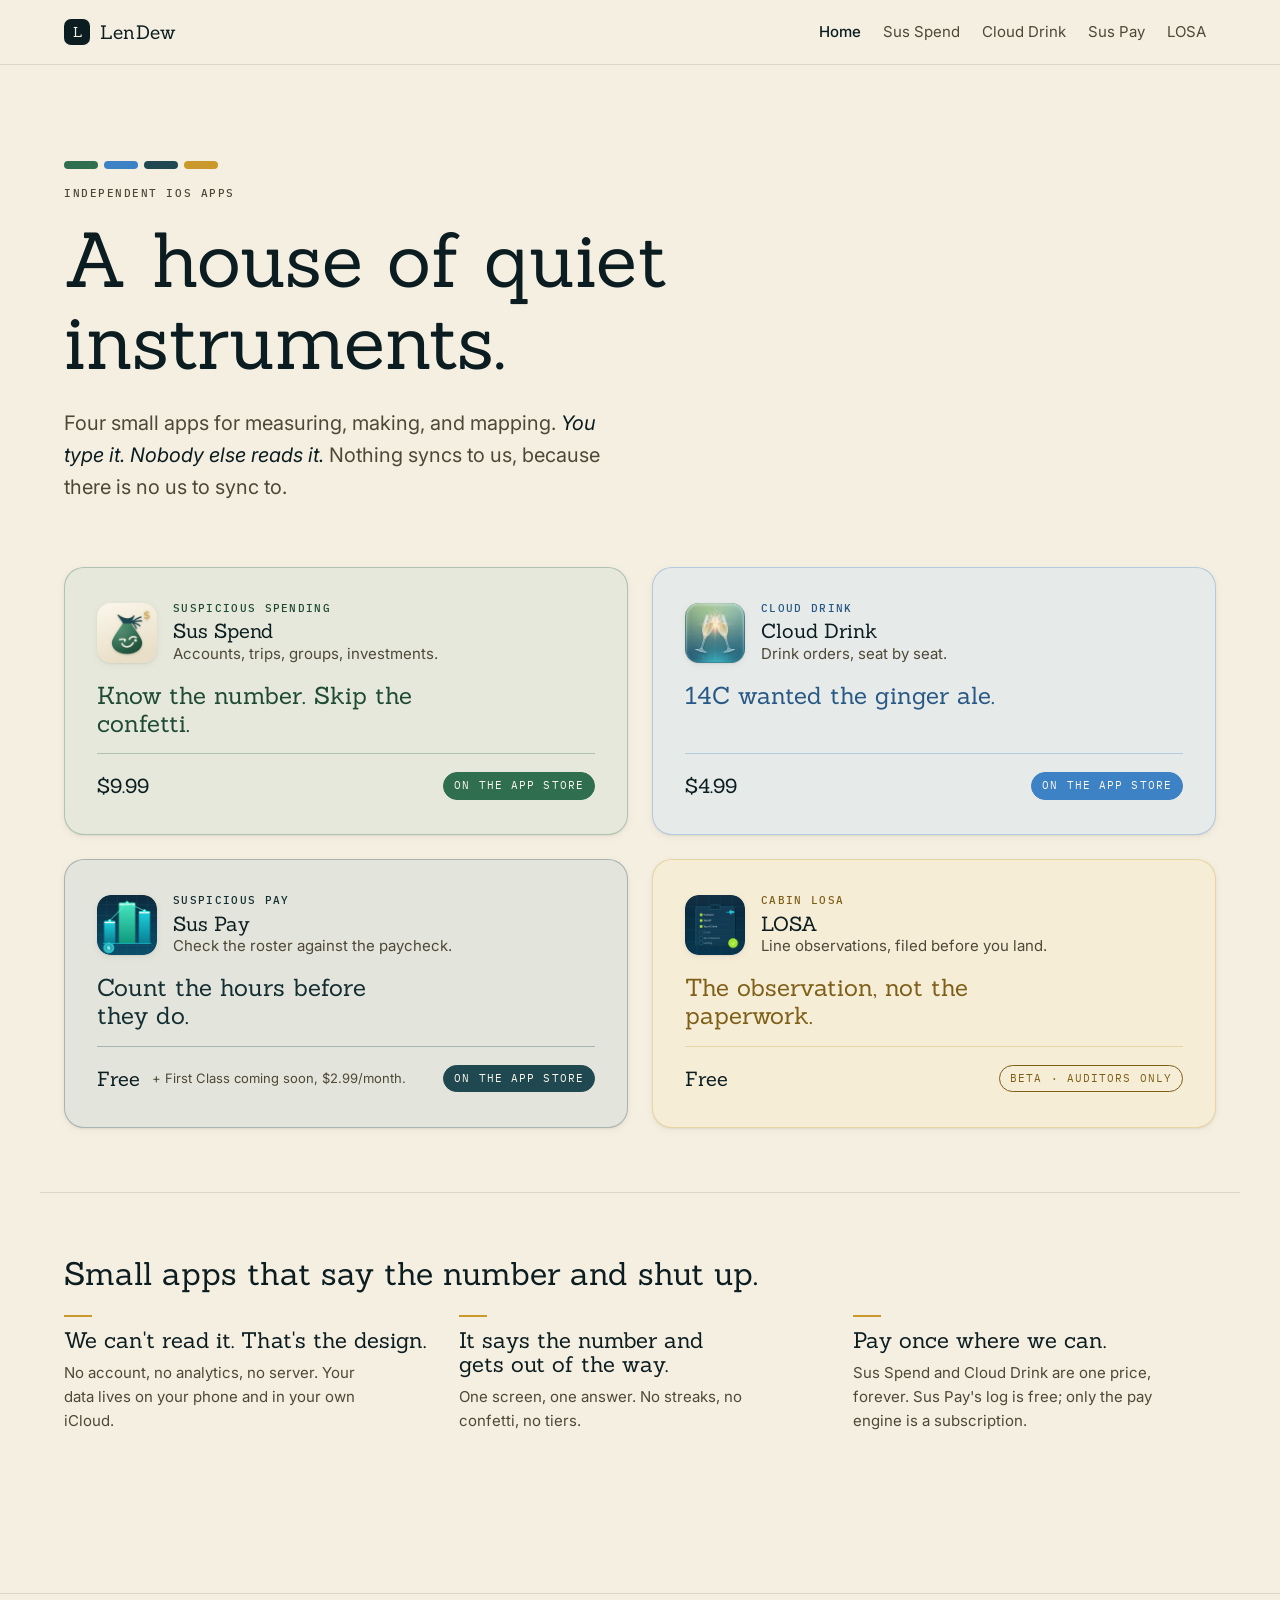
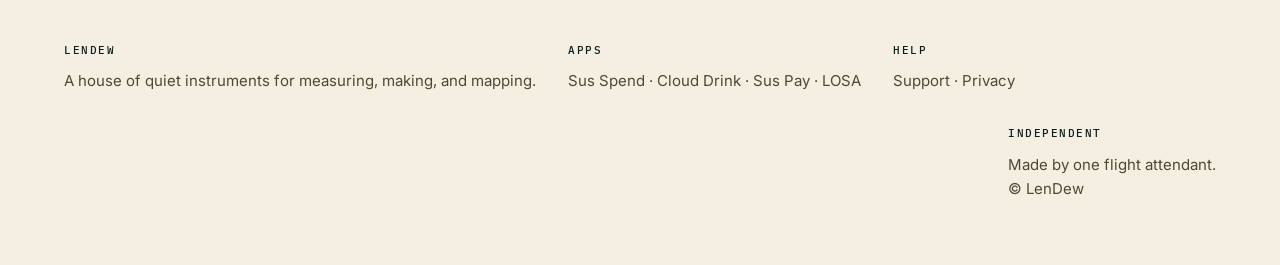
<file: index.html>
<!DOCTYPE html>
<html lang="en">
<head>
<meta charset="utf-8">
<meta name="viewport" content="width=device-width, initial-scale=1">
<title>LenDew — independent iOS apps</title>
<meta name="description" content="Sus Spend, Cloud Drink, Sus Pay and LOSA. Small iOS apps with no account, no analytics and no server.">
<link rel="canonical" href="https://lendewugh.github.io/">
<meta property="og:title" content="LenDew — independent iOS apps">
<meta property="og:description" content="Sus Spend, Cloud Drink, Sus Pay and LOSA. Small iOS apps with no account, no analytics and no server.">
<meta property="og:type" content="website">
<link rel="icon" href="assets/icons/sus-spend.png">
<link rel="preconnect" href="https://fonts.googleapis.com">
<link rel="preconnect" href="https://fonts.gstatic.com" crossorigin>
<link rel="stylesheet" href="https://fonts.googleapis.com/css2?family=Sanchez:ital@0;1&family=Inter:wght@400;500;600&family=IBM+Plex+Mono:wght@400;500&display=swap">
<link rel="stylesheet" href="assets/site.css">
</head>
<body>
<nav class="nav" aria-label="Site">
  <div class="wrap nav-in">
    <a class="brand" href="index.html"><span class="mark" aria-hidden="true">L</span><b>LenDew</b></a>
    <div class="nav-links"><a href="index.html" aria-current=page>Home</a><a href="apps/sus-spend.html">Sus Spend</a><a href="apps/cloud-drink.html">Cloud Drink</a><a href="apps/sus-pay.html">Sus Pay</a><a href="apps/losa.html">LOSA</a></div>
  </div>
</nav>
<main>

  <div class="wrap hero-home">
    <div class="swatches" aria-hidden="true"><i style="background:var(--app-sus-spend)"></i><i style="background:var(--app-cloud-drink)"></i><i style="background:var(--app-sus-pay)"></i><i style="background:var(--app-losa)"></i></div>
    <p class="eyebrow" style="color:var(--text-muted)">Independent iOS apps</p>
    <h1 style="margin-top:16px">A house of quiet instruments.</h1>
    <p class="sub">Four small apps for measuring, making, and mapping. <em>You type it. Nobody else reads it.</em> Nothing syncs to us, because there is no us to sync to.</p>
  </div>
  <div class="wrap"><div class="grid">
      <a class="card" href="apps/sus-spend.html" style="--accent:var(--app-sus-spend);--accent-txt:var(--app-sus-spend-txt)">
        <div class="card-top">
          <span class="icon"><img src="assets/icons/sus-spend.png" alt="" width="60" height="60"></span>
          <div><div class="store">Suspicious Spending</div><h2>Sus Spend</h2><div class="line">Accounts, trips, groups, investments.</div></div>
        </div>
        <p class="head">Know the number. Skip the confetti.</p>
        <div class="card-foot"><span class="price">$9.99</span><span class="status live">On the App Store</span></div>
      </a>
      <a class="card" href="apps/cloud-drink.html" style="--accent:var(--app-cloud-drink);--accent-txt:var(--app-cloud-drink-txt)">
        <div class="card-top">
          <span class="icon"><img src="assets/icons/cloud-drink.png" alt="" width="60" height="60"></span>
          <div><div class="store">Cloud Drink</div><h2>Cloud Drink</h2><div class="line">Drink orders, seat by seat.</div></div>
        </div>
        <p class="head">14C wanted the ginger ale.</p>
        <div class="card-foot"><span class="price">$4.99</span><span class="status live">On the App Store</span></div>
      </a>
      <a class="card" href="apps/sus-pay.html" style="--accent:var(--app-sus-pay);--accent-txt:var(--app-sus-pay-txt)">
        <div class="card-top">
          <span class="icon"><img src="assets/icons/sus-pay.png" alt="" width="60" height="60"></span>
          <div><div class="store">Suspicious Pay</div><h2>Sus Pay</h2><div class="line">Check the roster against the paycheck.</div></div>
        </div>
        <p class="head">Count the hours before they do.</p>
        <div class="card-foot"><span class="price">Free</span><span class="price-note">+ First Class coming soon, $2.99/month.</span><span class="status live">On the App Store</span></div>
      </a>
      <a class="card" href="apps/losa.html" style="--accent:var(--app-losa);--accent-txt:var(--app-losa-txt)">
        <div class="card-top">
          <span class="icon"><img src="assets/icons/losa.png" alt="" width="60" height="60"></span>
          <div><div class="store">Cabin LOSA</div><h2>LOSA</h2><div class="line">Line observations, filed before you land.</div></div>
        </div>
        <p class="head">The observation, not the paperwork.</p>
        <div class="card-foot"><span class="price">Free</span><span class="status ">Beta · auditors only</span></div>
      </a>
  </div></div>
  <div class="wrap sec" style="margin-top:64px">
    <h2>Small apps that say the number and shut up.</h2>
    <div class="pillars"><div class="pillar"><div class="rule"></div><h3>We can&#x27;t read it. That&#x27;s the design.</h3><p>No account, no analytics, no server. Your data lives on your phone and in your own iCloud.</p></div><div class="pillar"><div class="rule"></div><h3>It says the number and gets out of the way.</h3><p>One screen, one answer. No streaks, no confetti, no tiers.</p></div><div class="pillar"><div class="rule"></div><h3>Pay once where we can.</h3><p>Sus Spend and Cloud Drink are one price, forever. Sus Pay&#x27;s log is free; only the pay engine is a subscription.</p></div></div>
  </div>
</main>
<footer>
  <div class="wrap foot">
    <div class="col" style="min-width:220px"><b>LenDew</b><span>A house of quiet instruments for measuring, making, and mapping.</span></div>
    <div class="col"><b>Apps</b><span><a href="apps/sus-spend.html">Sus Spend</a> · <a href="apps/cloud-drink.html">Cloud Drink</a> · <a href="apps/sus-pay.html">Sus Pay</a> · <a href="apps/losa.html">LOSA</a></span></div>
    <div class="col"><b>Help</b><span><a href="support.html">Support</a> · <a href="privacy.html">Privacy</a></span></div>
    <div class="col" style="margin-left:auto"><b>Independent</b><span>Made by one flight attendant.<br>© LenDew</span></div>
  </div>
</footer>
</body>
</html>
</file>
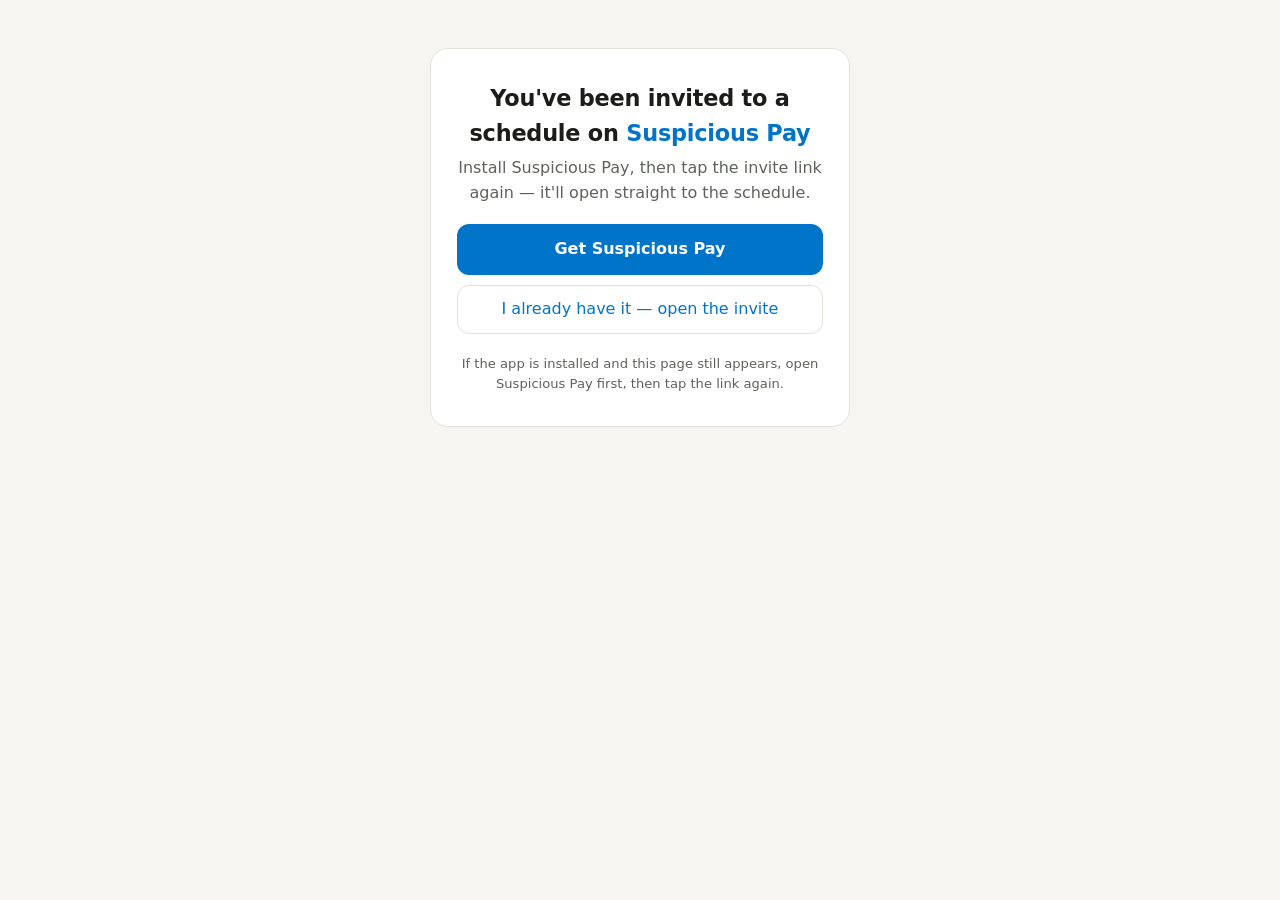
<file: paytracker/join/index.html>
<!doctype html>
<html lang="en">
<head>
<meta charset="utf-8">
<meta name="viewport" content="width=device-width, initial-scale=1">
<title>Join a schedule on Suspicious Pay</title>
<style>
  :root {
    --bg: #f6f5f1;
    --surface: #ffffff;
    --text: #1c1d1a;
    --muted: #5f625c;
    --accent: #0074c8;
    --border: #e2e1da;
  }
  @media (prefers-color-scheme: dark) {
    :root {
      --bg: #14150f;
      --surface: #1e2018;
      --text: #f1f0e9;
      --muted: #a2a69b;
      --accent: #69c0f0;
      --border: #2e3128;
    }
  }
  * { box-sizing: border-box; }
  body {
    margin: 0;
    padding: 48px 20px;
    background: var(--bg);
    color: var(--text);
    font: 16px/1.55 -apple-system, BlinkMacSystemFont, "Segoe UI", system-ui, sans-serif;
    display: flex;
    justify-content: center;
  }
  main {
    width: 100%;
    max-width: 420px;
    background: var(--surface);
    border: 1px solid var(--border);
    border-radius: 18px;
    padding: 32px 26px;
    text-align: center;
  }
  h1 { font-size: 1.4rem; margin: 0 0 6px; letter-spacing: -0.01em; }
  .app { color: var(--accent); font-weight: 600; }
  p { color: var(--muted); margin: 0 0 18px; }
  .cta {
    display: block;
    background: var(--accent);
    color: #fff;
    text-decoration: none;
    font-weight: 600;
    padding: 13px 18px;
    border-radius: 12px;
    margin-bottom: 10px;
  }
  @media (prefers-color-scheme: dark) { .cta { color: #14150f; } }
  .secondary {
    display: block;
    color: var(--accent);
    text-decoration: none;
    font-weight: 500;
    padding: 11px;
    border: 1px solid var(--border);
    border-radius: 12px;
  }
  .fine { font-size: 0.82rem; margin: 20px 0 0; }
</style>
</head>
<body>
<main>
  <h1>You've been invited to a schedule on <span class="app">Suspicious Pay</span></h1>
  <p>Install Suspicious Pay, then tap the invite link again — it'll open straight to the schedule.</p>

  <!-- TODO: replace with the real App Store URL -->
  <a class="cta" href="https://apps.apple.com/app/id6763399577">Get Suspicious Pay</a>
  <a class="secondary" id="retry" href="#">I already have it — open the invite</a>

  <p class="fine">If the app is installed and this page still appears, open Suspicious Pay first, then tap the link again.</p>
</main>
<script>
  // The share URL travels in ?s=. Hand it to the app via its own URL scheme.
  //
  // Why this exists: if the apple-app-site-association file is being served
  // correctly, iOS opens Suspicious Pay directly and this page is never seen. If it
  // isn't (GitHub Pages can't set a Content-Type, and Apple is picky), the link
  // lands here instead — and this redirect still gets the invite into the right
  // app. Nothing happens if the app isn't installed, so the Get button stays.
  (function () {
    var params = new URLSearchParams(window.location.search);
    var share = params.get('s');
    var retry = document.getElementById('retry');
    retry.href = window.location.href;

    if (!share) return;

    var appURL = 'paytracker://join?s=' + encodeURIComponent(share);
    retry.href = appURL;

    // Give the browser a beat to paint before attempting the handoff, so the
    // fallback content is already on screen if nothing is installed.
    setTimeout(function () { window.location.href = appURL; }, 250);
  })();
</script>
</body>
</html>
</file>
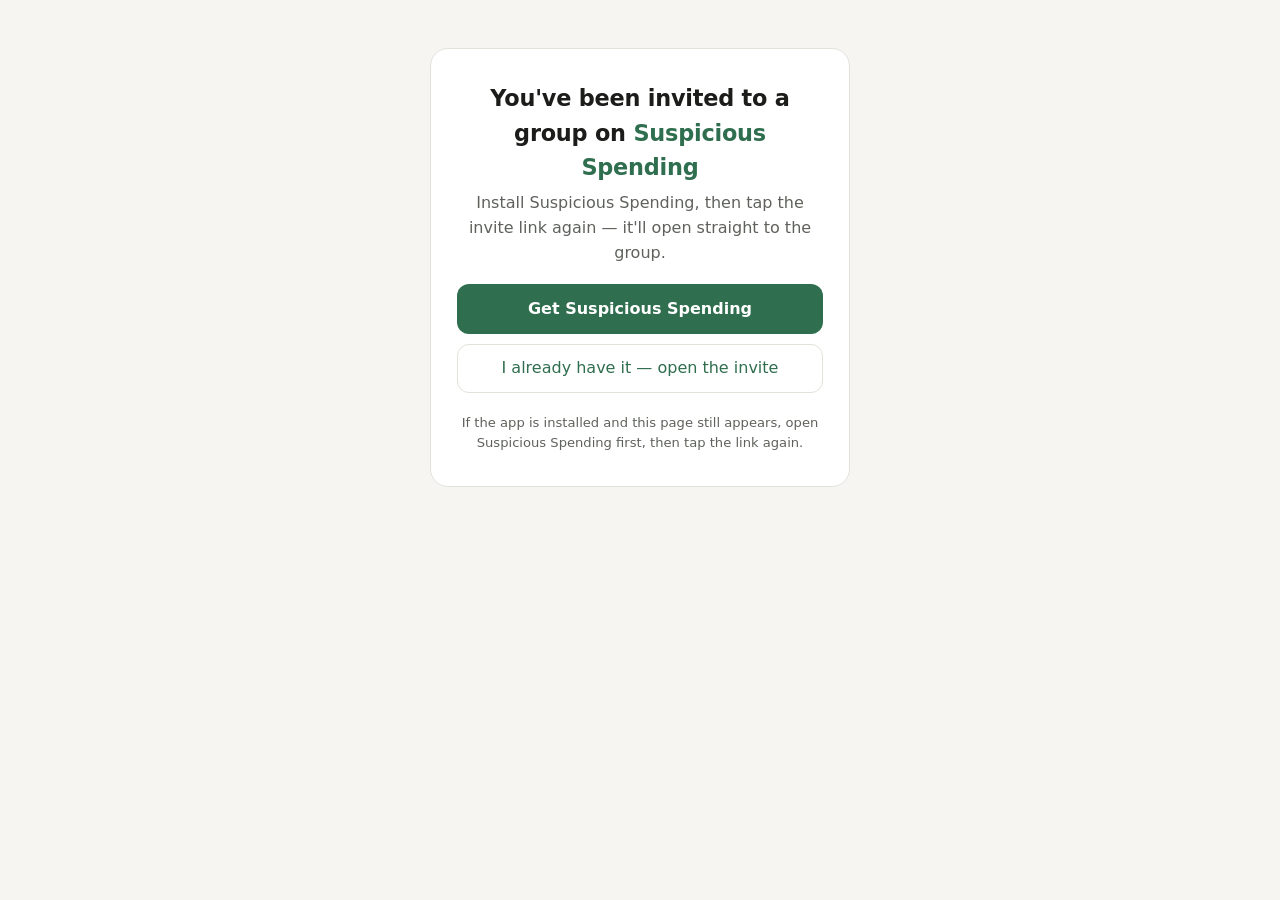
<file: susspend/join/index.html>
<!doctype html>
<html lang="en">
<head>
<meta charset="utf-8">
<meta name="viewport" content="width=device-width, initial-scale=1">
<title>Join a group on Suspicious Spending</title>
<style>
  :root {
    --bg: #f6f5f1;
    --surface: #ffffff;
    --text: #1c1d1a;
    --muted: #5f625c;
    --accent: #2f6e4e;
    --border: #e2e1da;
  }
  @media (prefers-color-scheme: dark) {
    :root {
      --bg: #14150f;
      --surface: #1e2018;
      --text: #f1f0e9;
      --muted: #a2a69b;
      --accent: #7cc39a;
      --border: #2e3128;
    }
  }
  * { box-sizing: border-box; }
  body {
    margin: 0;
    padding: 48px 20px;
    background: var(--bg);
    color: var(--text);
    font: 16px/1.55 -apple-system, BlinkMacSystemFont, "Segoe UI", system-ui, sans-serif;
    display: flex;
    justify-content: center;
  }
  main {
    width: 100%;
    max-width: 420px;
    background: var(--surface);
    border: 1px solid var(--border);
    border-radius: 18px;
    padding: 32px 26px;
    text-align: center;
  }
  h1 { font-size: 1.4rem; margin: 0 0 6px; letter-spacing: -0.01em; }
  .app { color: var(--accent); font-weight: 600; }
  p { color: var(--muted); margin: 0 0 18px; }
  .cta {
    display: block;
    background: var(--accent);
    color: #fff;
    text-decoration: none;
    font-weight: 600;
    padding: 13px 18px;
    border-radius: 12px;
    margin-bottom: 10px;
  }
  @media (prefers-color-scheme: dark) { .cta { color: #14150f; } }
  .secondary {
    display: block;
    color: var(--accent);
    text-decoration: none;
    font-weight: 500;
    padding: 11px;
    border: 1px solid var(--border);
    border-radius: 12px;
  }
  .fine { font-size: 0.82rem; margin: 20px 0 0; }
</style>
</head>
<body>
<main>
  <h1>You've been invited to a group on <span class="app">Suspicious Spending</span></h1>
  <p>Install Suspicious Spending, then tap the invite link again — it'll open straight to the group.</p>

  <!-- TODO: replace with the real App Store URL -->
  <a class="cta" href="https://apps.apple.com/app/id6761013799">Get Suspicious Spending</a>
  <a class="secondary" id="retry" href="#">I already have it — open the invite</a>

  <p class="fine">If the app is installed and this page still appears, open Suspicious Spending first, then tap the link again.</p>
</main>
<script>
  // The share URL travels in ?s=. Hand it to the app via its own URL scheme.
  //
  // Why this exists: if the apple-app-site-association file is being served
  // correctly, iOS opens Suspicious Spending directly and this page is never seen. If it
  // isn't (GitHub Pages can't set a Content-Type, and Apple is picky), the link
  // lands here instead — and this redirect still gets the invite into the right
  // app. Nothing happens if the app isn't installed, so the Get button stays.
  (function () {
    var params = new URLSearchParams(window.location.search);
    var share = params.get('s');
    var retry = document.getElementById('retry');
    retry.href = window.location.href;

    if (!share) return;

    var appURL = 'moneyplease://join?s=' + encodeURIComponent(share);
    retry.href = appURL;

    // Give the browser a beat to paint before attempting the handoff, so the
    // fallback content is already on screen if nothing is installed.
    setTimeout(function () { window.location.href = appURL; }, 250);
  })();
</script>
</body>
</html>
</file>
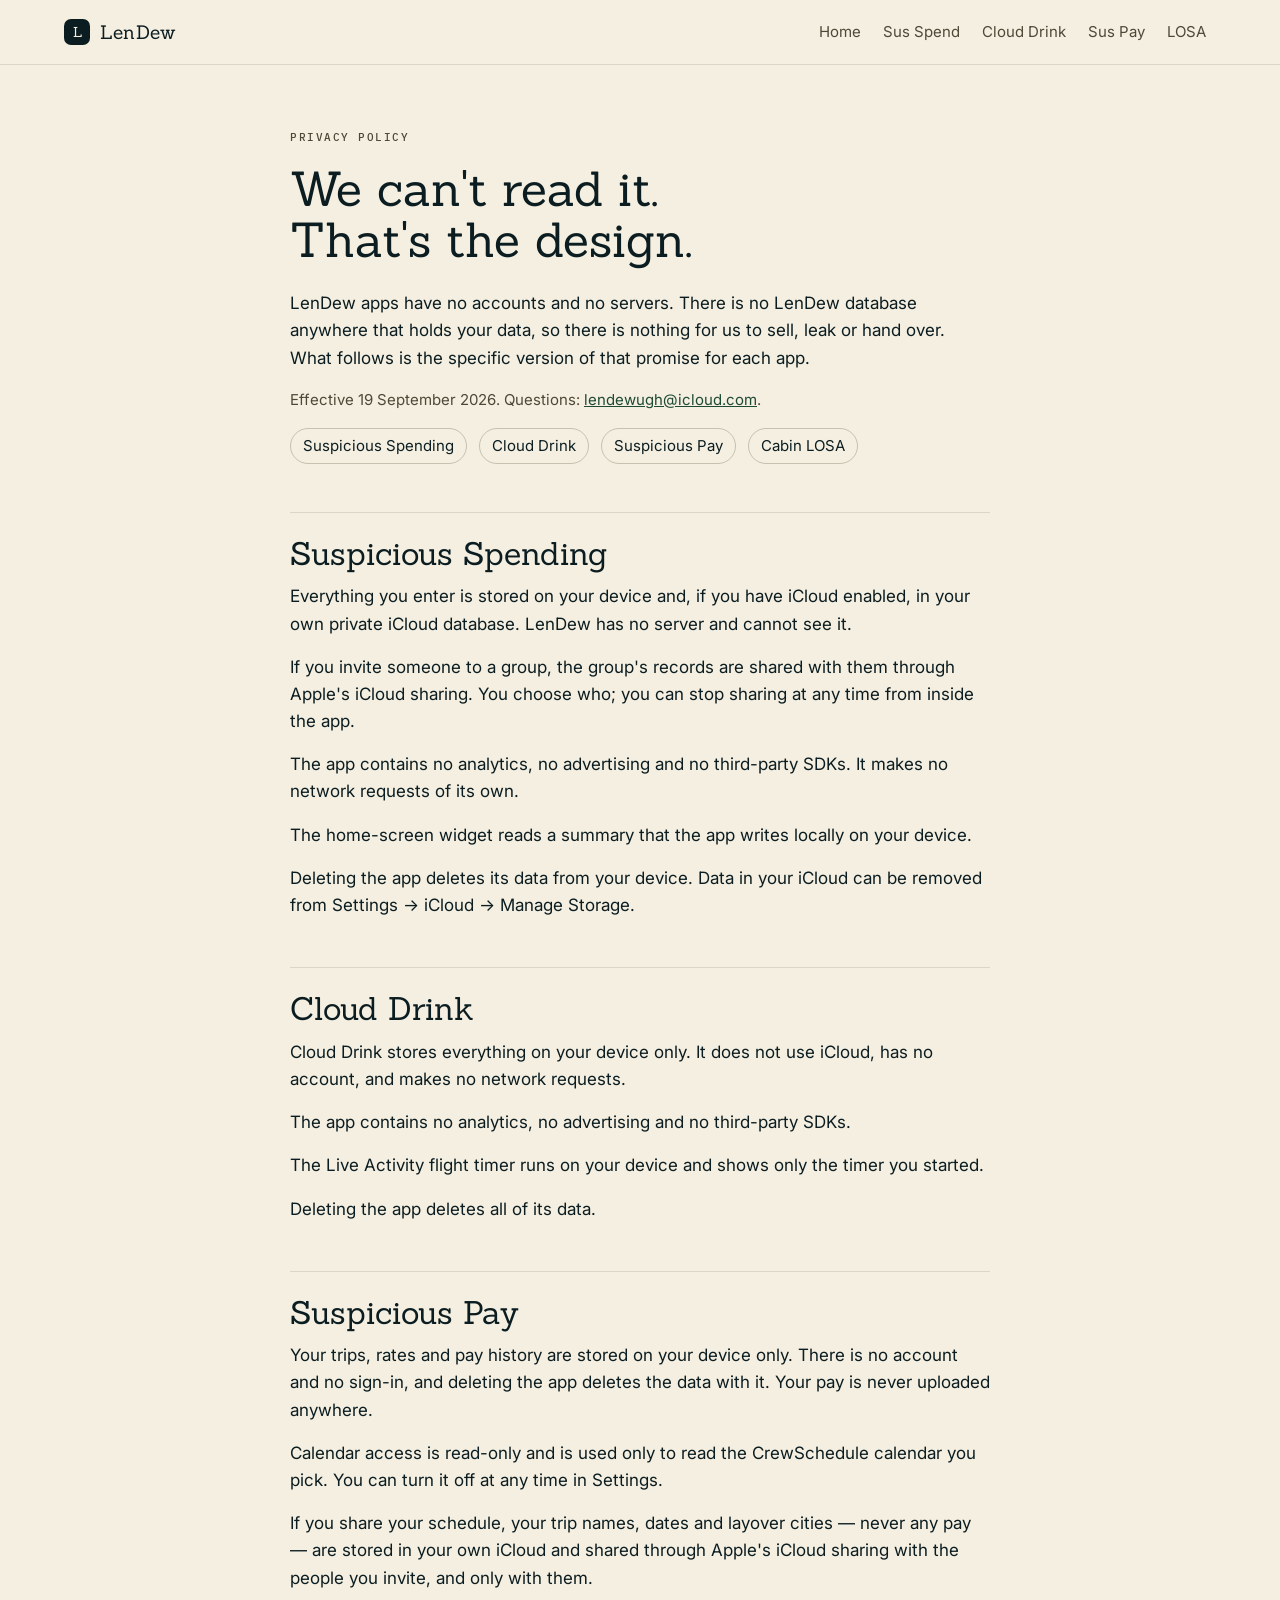
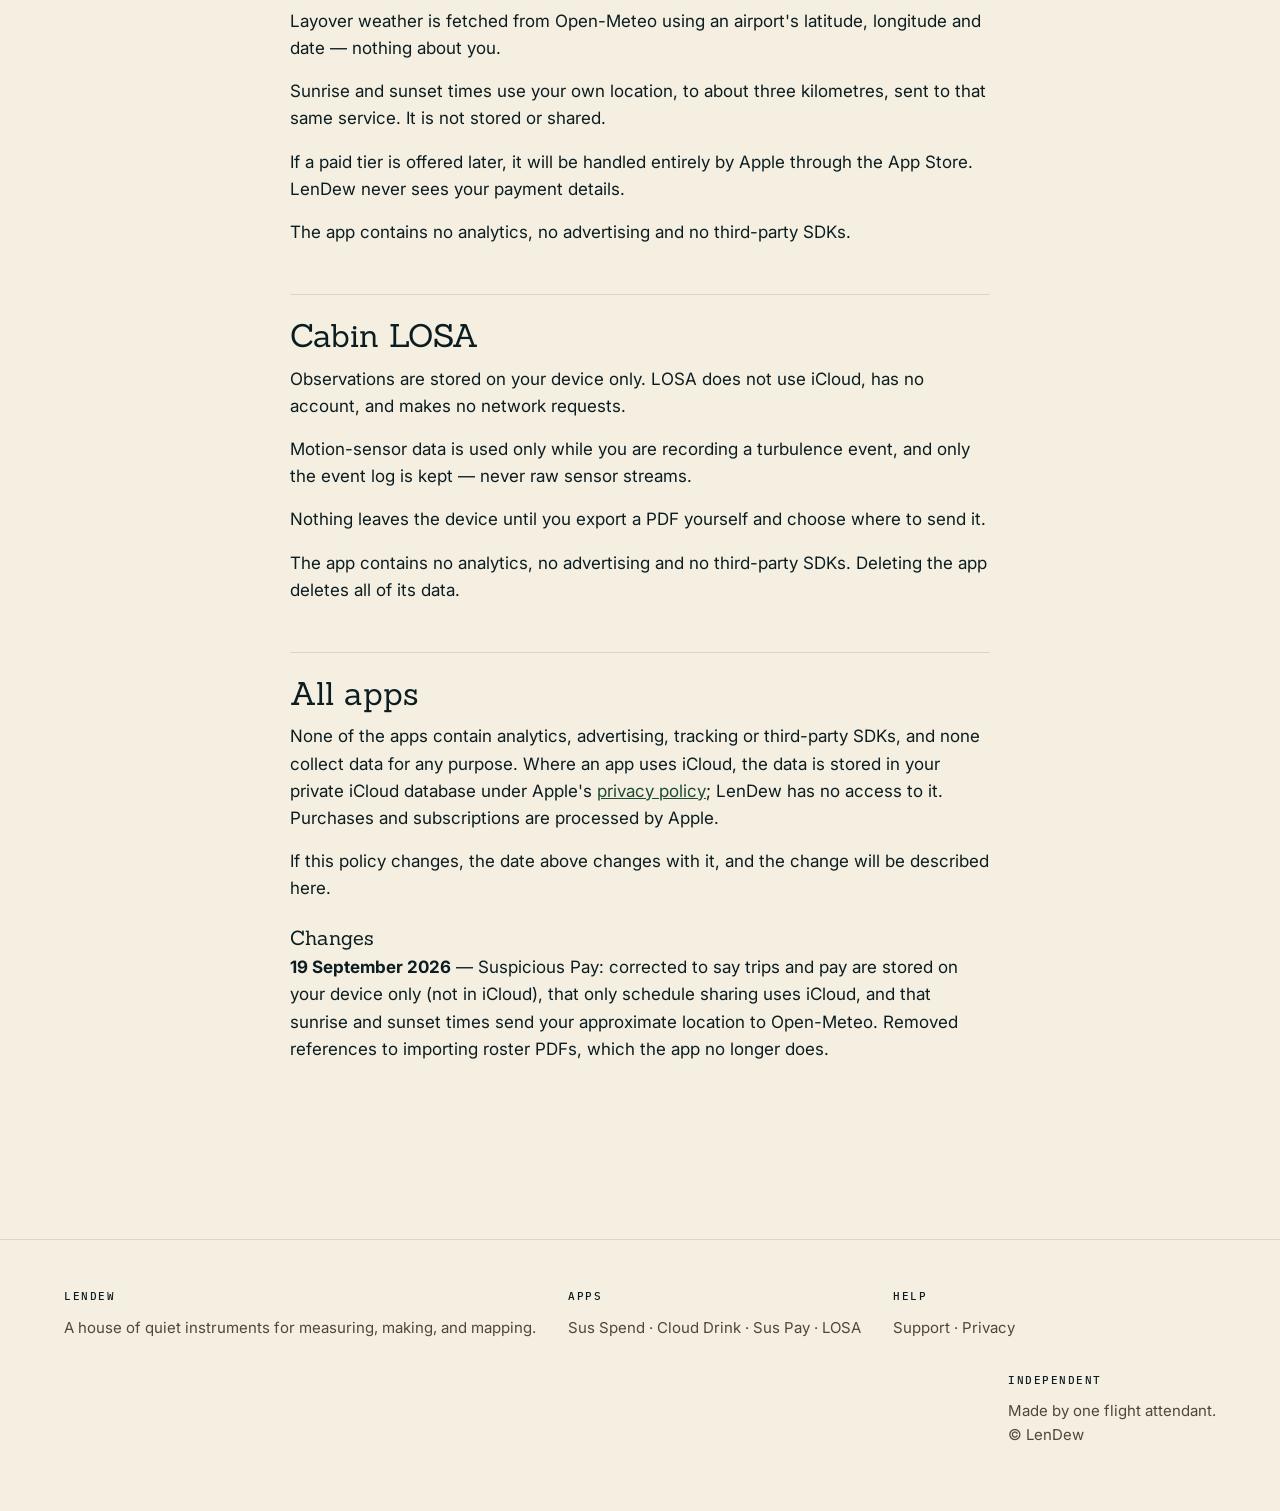
<file: privacy.html>
<!DOCTYPE html>
<html lang="en">
<head>
<meta charset="utf-8">
<meta name="viewport" content="width=device-width, initial-scale=1">
<title>Privacy · LenDew</title>
<meta name="description" content="Privacy policy for Sus Spend, Cloud Drink, Sus Pay and LOSA: no account, no analytics, no server.">
<link rel="canonical" href="https://lendewugh.github.io/privacy.html">
<meta property="og:title" content="Privacy · LenDew">
<meta property="og:description" content="Privacy policy for Sus Spend, Cloud Drink, Sus Pay and LOSA: no account, no analytics, no server.">
<meta property="og:type" content="website">
<link rel="icon" href="assets/icons/sus-spend.png">
<link rel="preconnect" href="https://fonts.googleapis.com">
<link rel="preconnect" href="https://fonts.gstatic.com" crossorigin>
<link rel="stylesheet" href="https://fonts.googleapis.com/css2?family=Sanchez:ital@0;1&family=Inter:wght@400;500;600&family=IBM+Plex+Mono:wght@400;500&display=swap">
<link rel="stylesheet" href="assets/site.css">
</head>
<body>
<nav class="nav" aria-label="Site">
  <div class="wrap nav-in">
    <a class="brand" href="index.html"><span class="mark" aria-hidden="true">L</span><b>LenDew</b></a>
    <div class="nav-links"><a href="index.html">Home</a><a href="apps/sus-spend.html">Sus Spend</a><a href="apps/cloud-drink.html">Cloud Drink</a><a href="apps/sus-pay.html">Sus Pay</a><a href="apps/losa.html">LOSA</a></div>
  </div>
</nav>
<main>

  <div class="wrap doc">
    <p class="eyebrow" style="color:var(--text-muted)">Privacy policy</p>
    <h1 style="margin-top:12px">We can't read it. That's the design.</h1>
    <p>LenDew apps have no accounts and no servers. There is no LenDew database anywhere that holds your data, so there is nothing for us to sell, leak or hand over. What follows is the specific version of that promise for each app.</p>
    <p class="muted">Effective 19 September 2026. Questions: <a href="mailto:lendewugh@icloud.com">lendewugh@icloud.com</a>.</p>
    <div class="toc"><a href="#sus-spend">Suspicious Spending</a><a href="#cloud-drink">Cloud Drink</a><a href="#sus-pay">Suspicious Pay</a><a href="#losa">Cabin LOSA</a></div>
    <h2 id="sus-spend">Suspicious Spending</h2><p>Everything you enter is stored on your device and, if you have iCloud enabled, in your own private iCloud database. LenDew has no server and cannot see it.</p><p>If you invite someone to a group, the group&#x27;s records are shared with them through Apple&#x27;s iCloud sharing. You choose who; you can stop sharing at any time from inside the app.</p><p>The app contains no analytics, no advertising and no third-party SDKs. It makes no network requests of its own.</p><p>The home-screen widget reads a summary that the app writes locally on your device.</p><p>Deleting the app deletes its data from your device. Data in your iCloud can be removed from Settings → iCloud → Manage Storage.</p><h2 id="cloud-drink">Cloud Drink</h2><p>Cloud Drink stores everything on your device only. It does not use iCloud, has no account, and makes no network requests.</p><p>The app contains no analytics, no advertising and no third-party SDKs.</p><p>The Live Activity flight timer runs on your device and shows only the timer you started.</p><p>Deleting the app deletes all of its data.</p><h2 id="sus-pay">Suspicious Pay</h2><p>Your trips, rates and pay history are stored on your device only. There is no account and no sign-in, and deleting the app deletes the data with it. Your pay is never uploaded anywhere.</p><p>Calendar access is read-only and is used only to read the CrewSchedule calendar you pick. You can turn it off at any time in Settings.</p><p>If you share your schedule, your trip names, dates and layover cities — never any pay — are stored in your own iCloud and shared through Apple&#x27;s iCloud sharing with the people you invite, and only with them.</p><p>Layover weather is fetched from Open-Meteo using an airport&#x27;s latitude, longitude and date — nothing about you.</p><p>Sunrise and sunset times use your own location, to about three kilometres, sent to that same service. It is not stored or shared.</p><p>If a paid tier is offered later, it will be handled entirely by Apple through the App Store. LenDew never sees your payment details.</p><p>The app contains no analytics, no advertising and no third-party SDKs.</p><h2 id="losa">Cabin LOSA</h2><p>Observations are stored on your device only. LOSA does not use iCloud, has no account, and makes no network requests.</p><p>Motion-sensor data is used only while you are recording a turbulence event, and only the event log is kept — never raw sensor streams.</p><p>Nothing leaves the device until you export a PDF yourself and choose where to send it.</p><p>The app contains no analytics, no advertising and no third-party SDKs. Deleting the app deletes all of its data.</p>
    <h2>All apps</h2>
    <p>None of the apps contain analytics, advertising, tracking or third-party SDKs, and none collect data for any purpose. Where an app uses iCloud, the data is stored in your private iCloud database under Apple's <a href="https://www.apple.com/legal/privacy/">privacy policy</a>; LenDew has no access to it. Purchases and subscriptions are processed by Apple.</p>
    <p>If this policy changes, the date above changes with it, and the change will be described here.</p>
    <h3>Changes</h3>
    <p><strong>19 September 2026</strong> — Suspicious Pay: corrected to say trips and pay are stored on your device only (not in iCloud), that only schedule sharing uses iCloud, and that sunrise and sunset times send your approximate location to Open-Meteo. Removed references to importing roster PDFs, which the app no longer does.</p>
  </div>
</main>
<footer>
  <div class="wrap foot">
    <div class="col" style="min-width:220px"><b>LenDew</b><span>A house of quiet instruments for measuring, making, and mapping.</span></div>
    <div class="col"><b>Apps</b><span><a href="apps/sus-spend.html">Sus Spend</a> · <a href="apps/cloud-drink.html">Cloud Drink</a> · <a href="apps/sus-pay.html">Sus Pay</a> · <a href="apps/losa.html">LOSA</a></span></div>
    <div class="col"><b>Help</b><span><a href="support.html">Support</a> · <a href="privacy.html">Privacy</a></span></div>
    <div class="col" style="margin-left:auto"><b>Independent</b><span>Made by one flight attendant.<br>© LenDew</span></div>
  </div>
</footer>
</body>
</html>
</file>
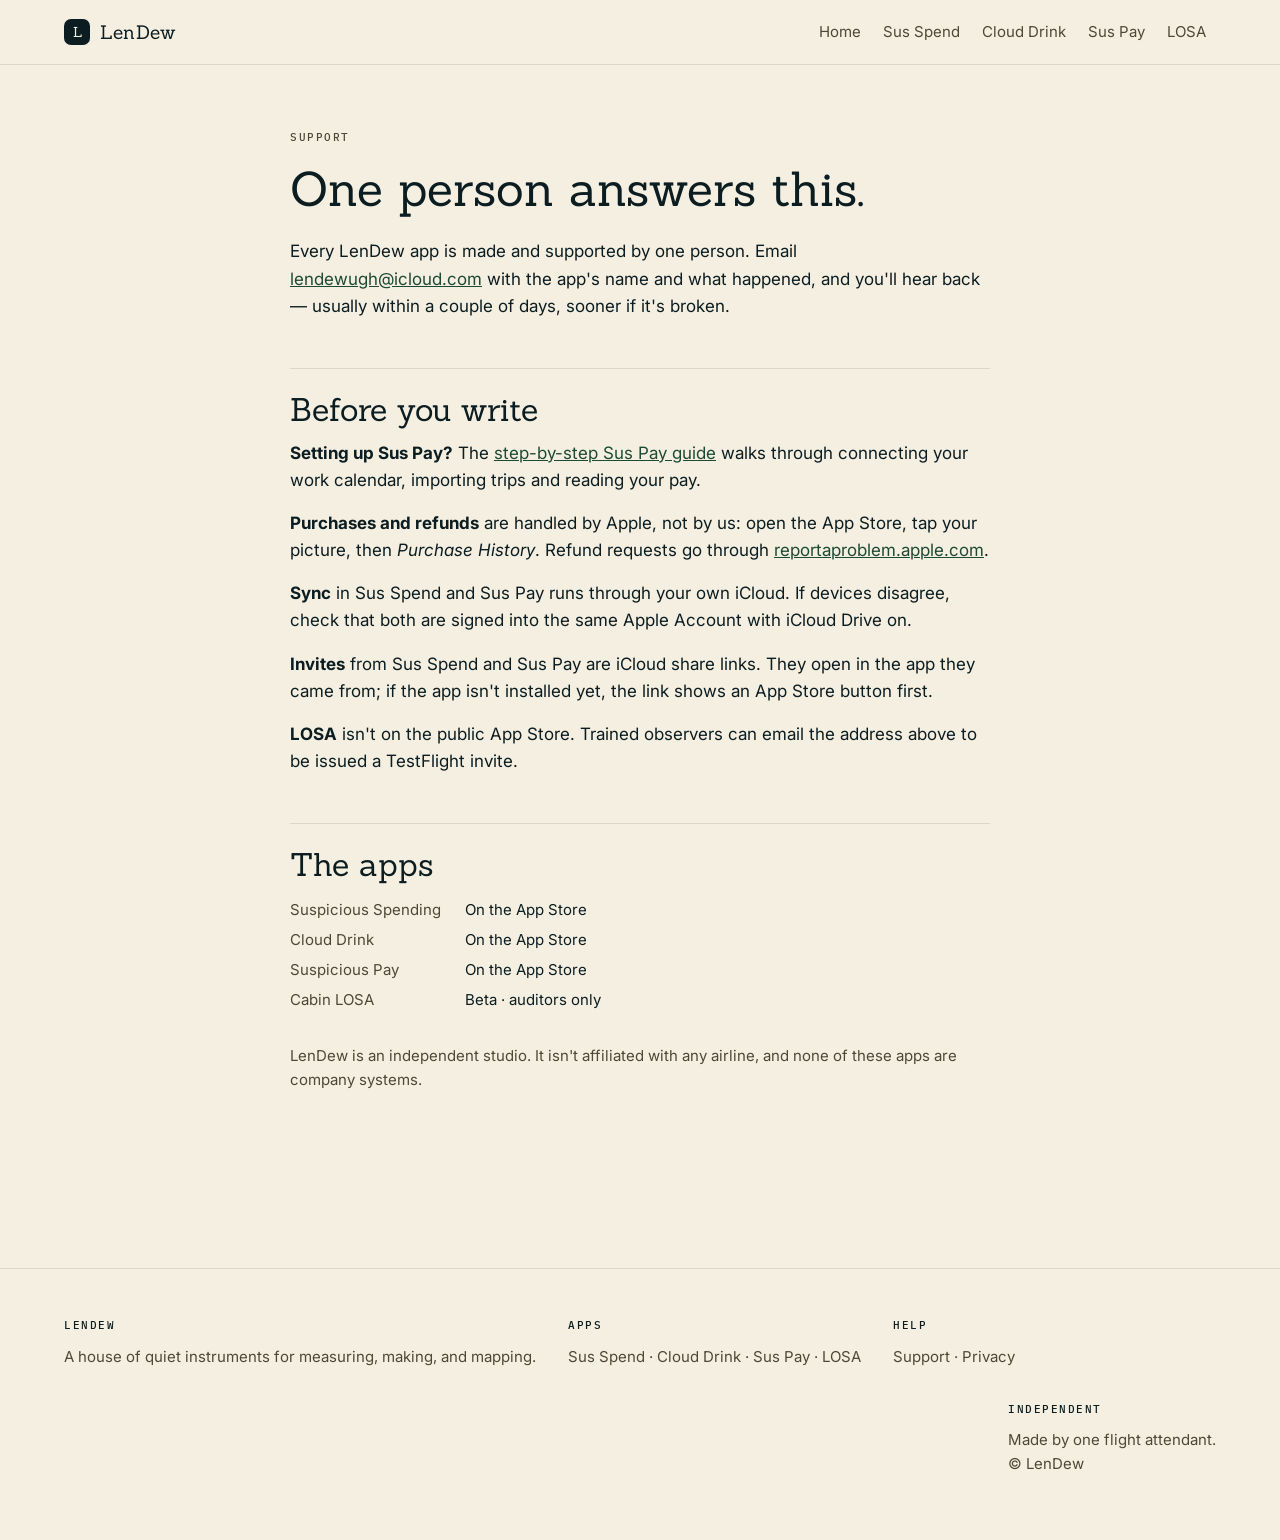
<file: support.html>
<!DOCTYPE html>
<html lang="en">
<head>
<meta charset="utf-8">
<meta name="viewport" content="width=device-width, initial-scale=1">
<title>Support · LenDew</title>
<meta name="description" content="How to get help with Sus Spend, Cloud Drink, Sus Pay and LOSA.">
<link rel="canonical" href="https://lendewugh.github.io/support.html">
<meta property="og:title" content="Support · LenDew">
<meta property="og:description" content="How to get help with Sus Spend, Cloud Drink, Sus Pay and LOSA.">
<meta property="og:type" content="website">
<link rel="icon" href="assets/icons/sus-spend.png">
<link rel="preconnect" href="https://fonts.googleapis.com">
<link rel="preconnect" href="https://fonts.gstatic.com" crossorigin>
<link rel="stylesheet" href="https://fonts.googleapis.com/css2?family=Sanchez:ital@0;1&family=Inter:wght@400;500;600&family=IBM+Plex+Mono:wght@400;500&display=swap">
<link rel="stylesheet" href="assets/site.css">
</head>
<body>
<nav class="nav" aria-label="Site">
  <div class="wrap nav-in">
    <a class="brand" href="index.html"><span class="mark" aria-hidden="true">L</span><b>LenDew</b></a>
    <div class="nav-links"><a href="index.html">Home</a><a href="apps/sus-spend.html">Sus Spend</a><a href="apps/cloud-drink.html">Cloud Drink</a><a href="apps/sus-pay.html">Sus Pay</a><a href="apps/losa.html">LOSA</a></div>
  </div>
</nav>
<main>

  <div class="wrap doc">
    <p class="eyebrow" style="color:var(--text-muted)">Support</p>
    <h1 style="margin-top:12px">One person answers this.</h1>
    <p>Every LenDew app is made and supported by one person. Email <a href="mailto:lendewugh@icloud.com">lendewugh@icloud.com</a> with the app's name and what happened, and you'll hear back — usually within a couple of days, sooner if it's broken.</p>
    <h2>Before you write</h2>
    <p><strong>Setting up Sus Pay?</strong> The <a href="sus-pay-guide.html">step-by-step Sus Pay guide</a> walks through connecting your work calendar, importing trips and reading your pay.</p>
    <p><strong>Purchases and refunds</strong> are handled by Apple, not by us: open the App Store, tap your picture, then <em>Purchase History</em>. Refund requests go through <a href="https://reportaproblem.apple.com">reportaproblem.apple.com</a>.</p>
    <p><strong>Sync</strong> in Sus Spend and Sus Pay runs through your own iCloud. If devices disagree, check that both are signed into the same Apple Account with iCloud Drive on.</p>
    <p><strong>Invites</strong> from Sus Spend and Sus Pay are iCloud share links. They open in the app they came from; if the app isn't installed yet, the link shows an App Store button first.</p>
    <p><strong>LOSA</strong> isn't on the public App Store. Trained observers can email the address above to be issued a TestFlight invite.</p>
    <h2>The apps</h2>
    <dl><dt>Suspicious Spending</dt><dd>On the App Store</dd><dt>Cloud Drink</dt><dd>On the App Store</dd><dt>Suspicious Pay</dt><dd>On the App Store</dd><dt>Cabin LOSA</dt><dd>Beta · auditors only</dd></dl>
    <p class="muted" style="margin-top:32px">LenDew is an independent studio. It isn't affiliated with any airline, and none of these apps are company systems.</p>
  </div>
</main>
<footer>
  <div class="wrap foot">
    <div class="col" style="min-width:220px"><b>LenDew</b><span>A house of quiet instruments for measuring, making, and mapping.</span></div>
    <div class="col"><b>Apps</b><span><a href="apps/sus-spend.html">Sus Spend</a> · <a href="apps/cloud-drink.html">Cloud Drink</a> · <a href="apps/sus-pay.html">Sus Pay</a> · <a href="apps/losa.html">LOSA</a></span></div>
    <div class="col"><b>Help</b><span><a href="support.html">Support</a> · <a href="privacy.html">Privacy</a></span></div>
    <div class="col" style="margin-left:auto"><b>Independent</b><span>Made by one flight attendant.<br>© LenDew</span></div>
  </div>
</footer>
</body>
</html>
</file>
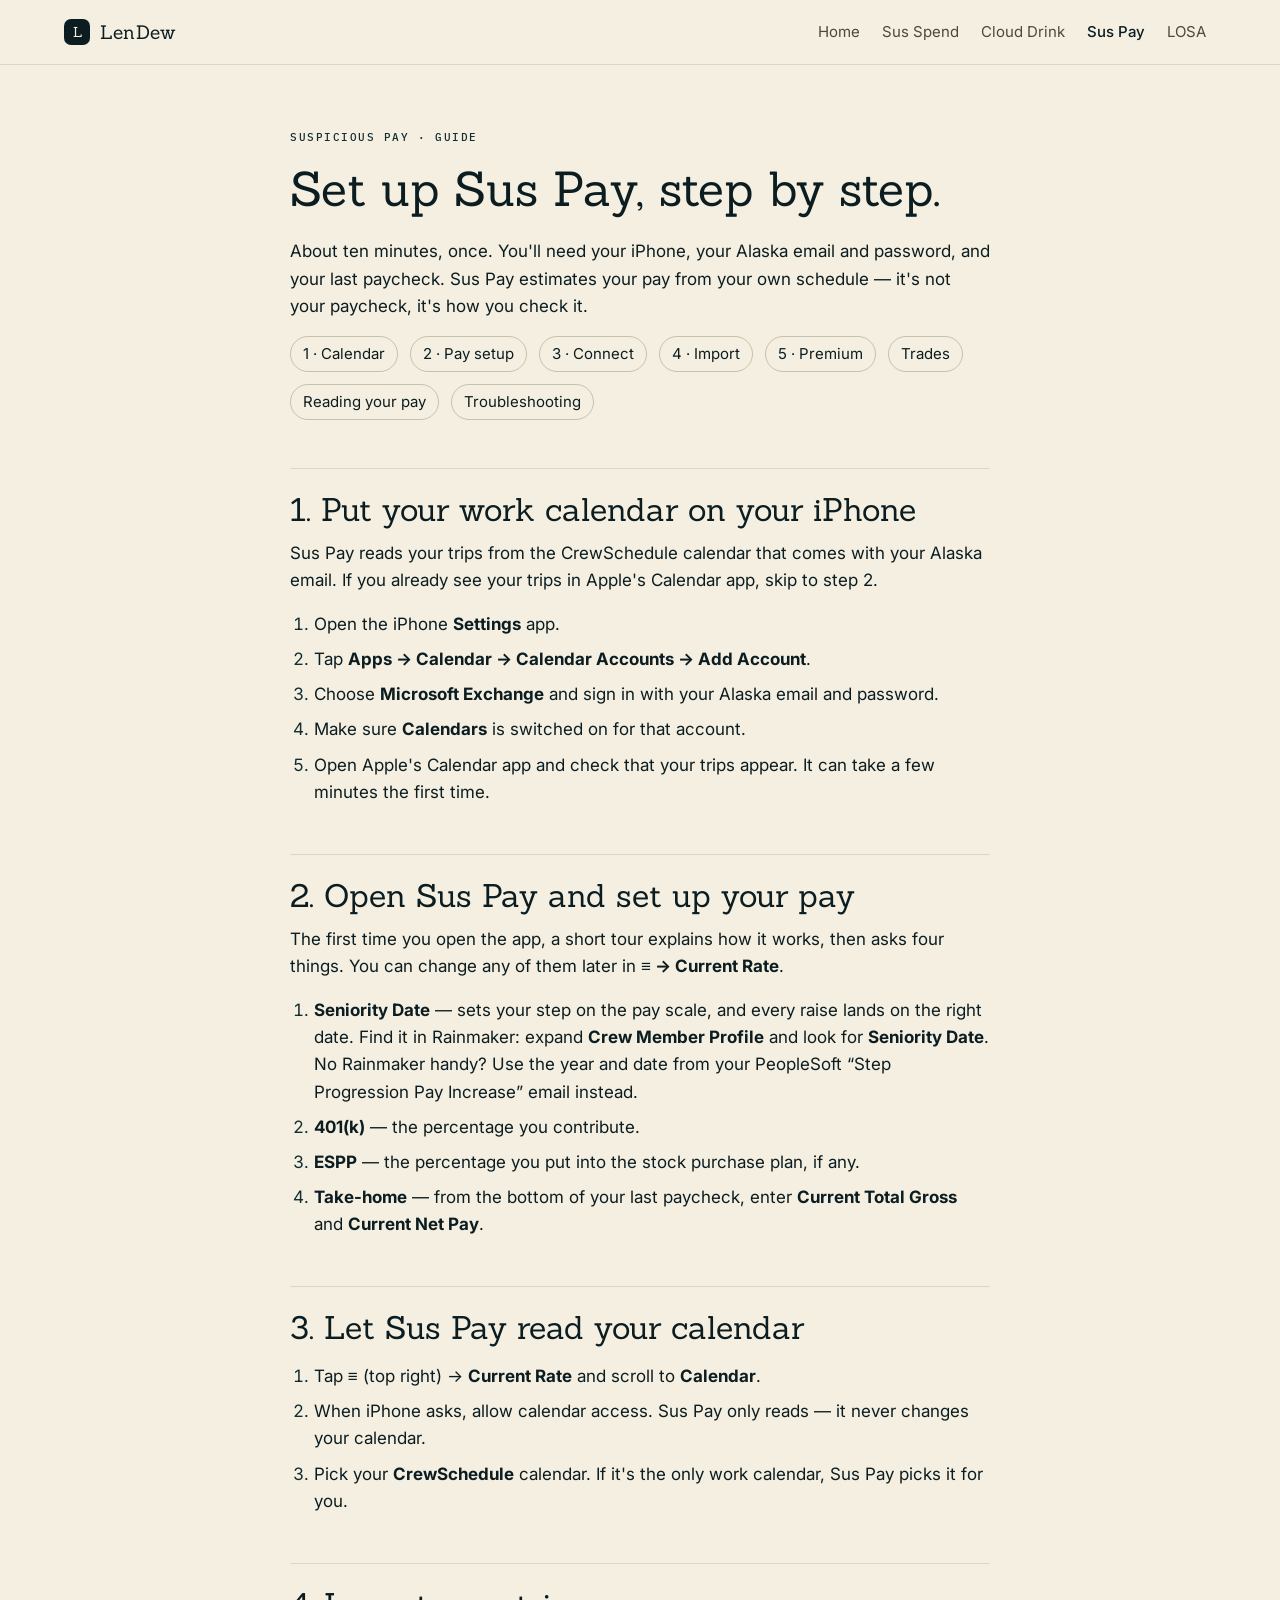
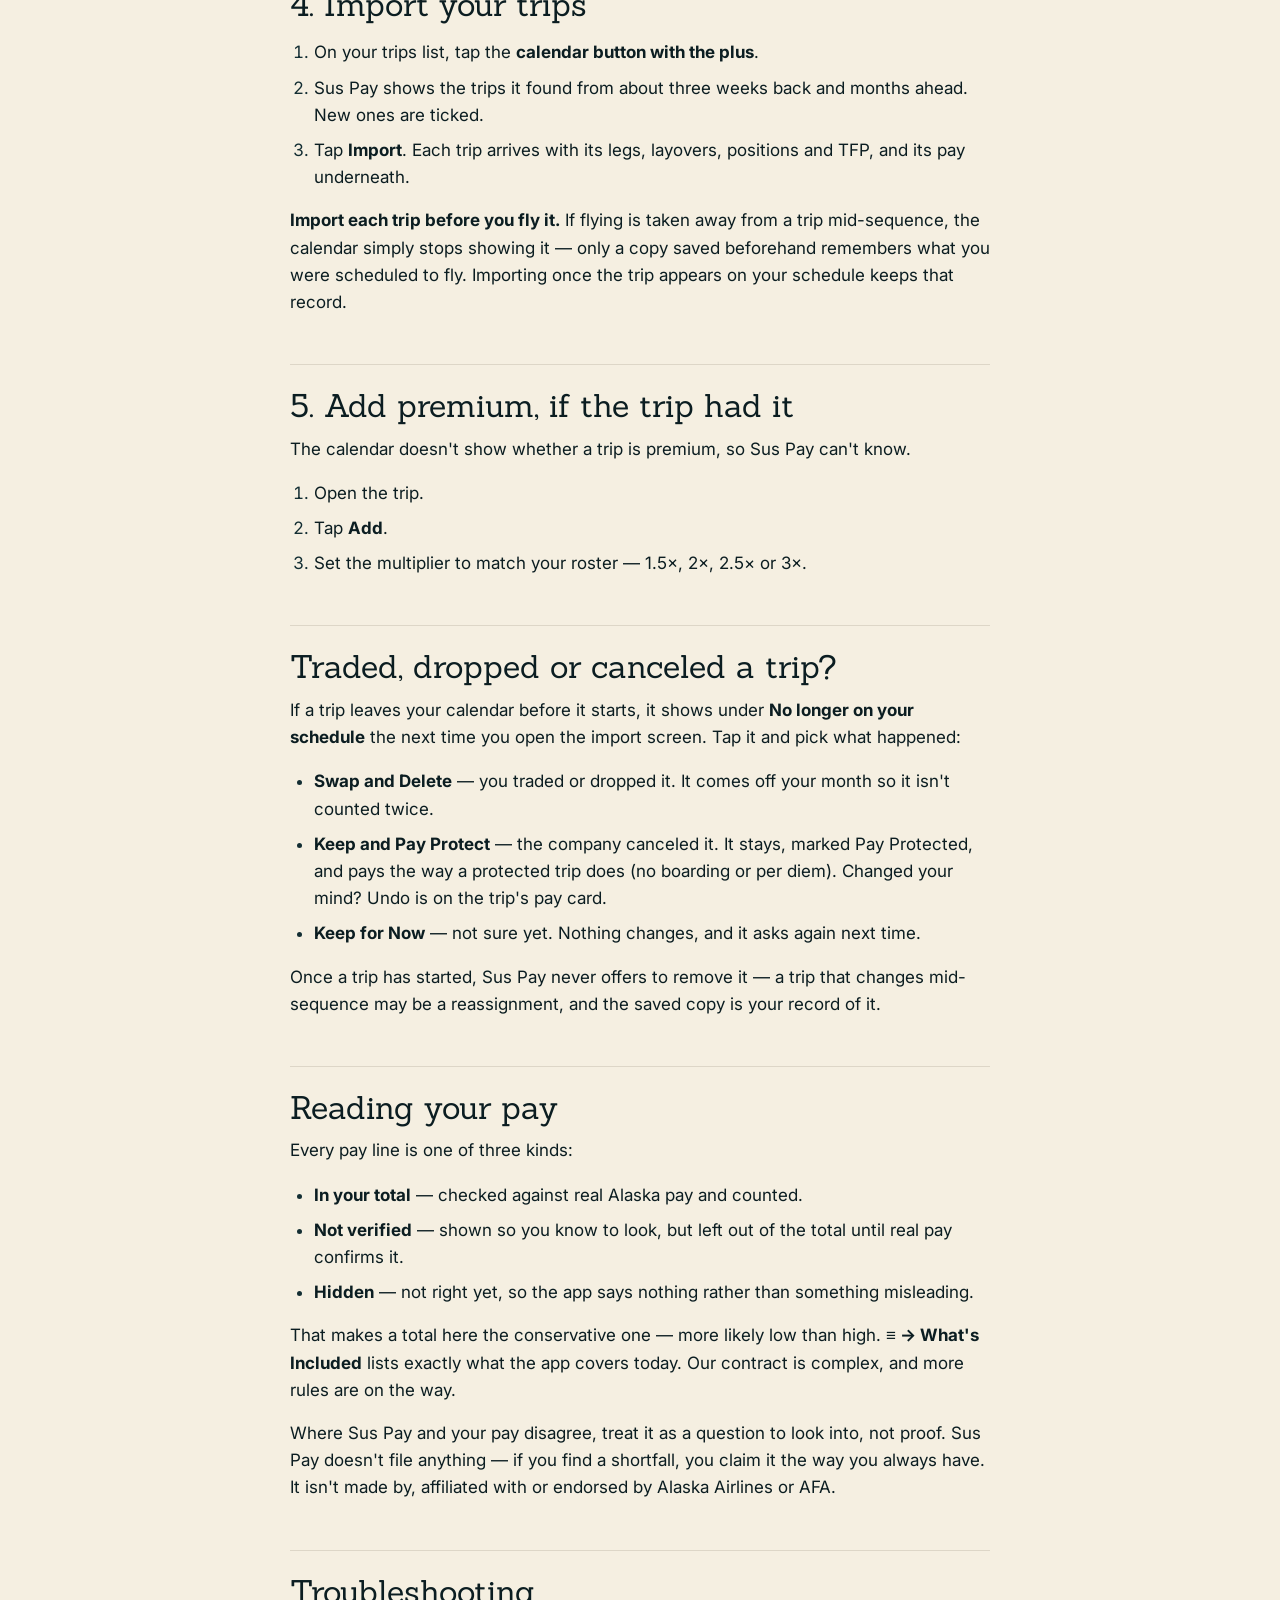
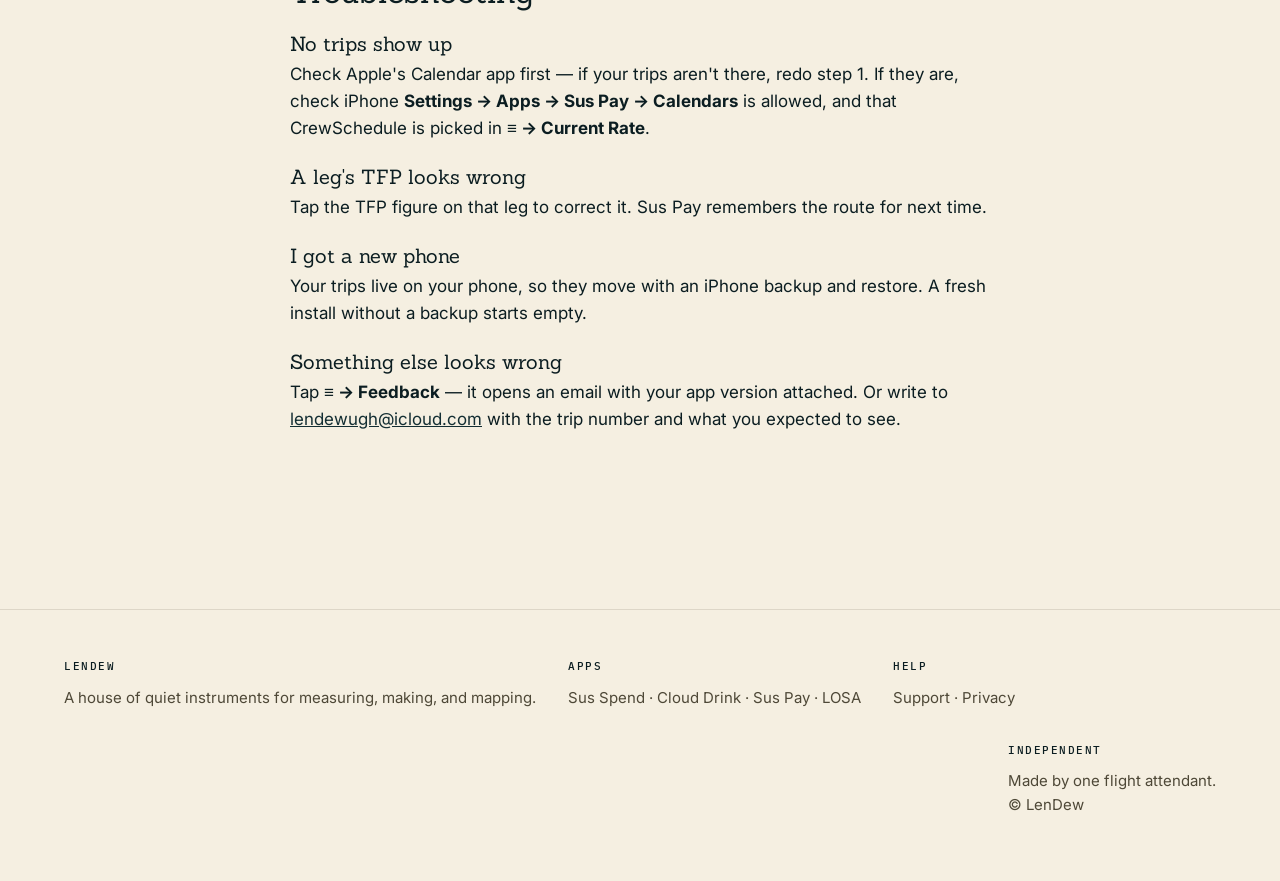
<file: sus-pay-guide.html>
<!DOCTYPE html>
<html lang="en">
<head>
<meta charset="utf-8">
<meta name="viewport" content="width=device-width, initial-scale=1">
<title>Sus Pay guide · LenDew</title>
<meta name="description" content="Step-by-step setup for Suspicious Pay: connect your work calendar, set your seniority date, import trips and read your pay.">
<link rel="canonical" href="https://lendewugh.github.io/sus-pay-guide.html">
<meta property="og:title" content="Sus Pay guide · LenDew">
<meta property="og:description" content="Step-by-step setup for Suspicious Pay: connect your work calendar, set your seniority date, import trips and read your pay.">
<meta property="og:type" content="website">
<link rel="icon" href="assets/icons/sus-pay.png">
<link rel="preconnect" href="https://fonts.googleapis.com">
<link rel="preconnect" href="https://fonts.gstatic.com" crossorigin>
<link rel="stylesheet" href="https://fonts.googleapis.com/css2?family=Sanchez:ital@0;1&family=Inter:wght@400;500;600&family=IBM+Plex+Mono:wght@400;500&display=swap">
<link rel="stylesheet" href="assets/site.css">
</head>
<body>
<nav class="nav" aria-label="Site">
  <div class="wrap nav-in">
    <a class="brand" href="index.html"><span class="mark" aria-hidden="true">L</span><b>LenDew</b></a>
    <div class="nav-links"><a href="index.html">Home</a><a href="apps/sus-spend.html">Sus Spend</a><a href="apps/cloud-drink.html">Cloud Drink</a><a href="apps/sus-pay.html" aria-current=page>Sus Pay</a><a href="apps/losa.html">LOSA</a></div>
  </div>
</nav>
<main>

  <div class="wrap doc" style="--accent:var(--app-sus-pay);--accent-txt:var(--app-sus-pay-txt)">
    <p class="eyebrow">Suspicious Pay · Guide</p>
    <h1 style="margin-top:12px">Set up Sus Pay, step by step.</h1>
    <p>About ten minutes, once. You'll need your iPhone, your Alaska email and password, and your last paycheck. Sus Pay estimates your pay from your own schedule — it's not your paycheck, it's how you check it.</p>
    <div class="toc"><a href="#calendar">1 · Calendar</a><a href="#setup">2 · Pay setup</a><a href="#connect">3 · Connect</a><a href="#import">4 · Import</a><a href="#premium">5 · Premium</a><a href="#trades">Trades</a><a href="#reading">Reading your pay</a><a href="#help">Troubleshooting</a></div>

    <h2 id="calendar">1. Put your work calendar on your iPhone</h2>
    <p>Sus Pay reads your trips from the CrewSchedule calendar that comes with your Alaska email. If you already see your trips in Apple's Calendar app, skip to step 2.</p>
    <ol>
      <li>Open the iPhone <strong>Settings</strong> app.</li>
      <li>Tap <strong>Apps → Calendar → Calendar Accounts → Add Account</strong>.</li>
      <li>Choose <strong>Microsoft Exchange</strong> and sign in with your Alaska email and password.</li>
      <li>Make sure <strong>Calendars</strong> is switched on for that account.</li>
      <li>Open Apple's Calendar app and check that your trips appear. It can take a few minutes the first time.</li>
    </ol>

    <h2 id="setup">2. Open Sus Pay and set up your pay</h2>
    <p>The first time you open the app, a short tour explains how it works, then asks four things. You can change any of them later in <strong>≡ → Current Rate</strong>.</p>
    <ol>
      <li><strong>Seniority Date</strong> — sets your step on the pay scale, and every raise lands on the right date. Find it in Rainmaker: expand <strong>Crew Member Profile</strong> and look for <strong>Seniority Date</strong>. No Rainmaker handy? Use the year and date from your PeopleSoft “Step Progression Pay Increase” email instead.</li>
      <li><strong>401(k)</strong> — the percentage you contribute.</li>
      <li><strong>ESPP</strong> — the percentage you put into the stock purchase plan, if any.</li>
      <li><strong>Take-home</strong> — from the bottom of your last paycheck, enter <strong>Current Total Gross</strong> and <strong>Current Net Pay</strong>.</li>
    </ol>

    <h2 id="connect">3. Let Sus Pay read your calendar</h2>
    <ol>
      <li>Tap <strong>≡</strong> (top right) → <strong>Current Rate</strong> and scroll to <strong>Calendar</strong>.</li>
      <li>When iPhone asks, allow calendar access. Sus Pay only reads — it never changes your calendar.</li>
      <li>Pick your <strong>CrewSchedule</strong> calendar. If it's the only work calendar, Sus Pay picks it for you.</li>
    </ol>

    <h2 id="import">4. Import your trips</h2>
    <ol>
      <li>On your trips list, tap the <strong>calendar button with the plus</strong>.</li>
      <li>Sus Pay shows the trips it found from about three weeks back and months ahead. New ones are ticked.</li>
      <li>Tap <strong>Import</strong>. Each trip arrives with its legs, layovers, positions and TFP, and its pay underneath.</li>
    </ol>
    <p><strong>Import each trip before you fly it.</strong> If flying is taken away from a trip mid-sequence, the calendar simply stops showing it — only a copy saved beforehand remembers what you were scheduled to fly. Importing once the trip appears on your schedule keeps that record.</p>

    <h2 id="premium">5. Add premium, if the trip had it</h2>
    <p>The calendar doesn't show whether a trip is premium, so Sus Pay can't know.</p>
    <ol>
      <li>Open the trip.</li>
      <li>Tap <strong>Add</strong>.</li>
      <li>Set the multiplier to match your roster — 1.5×, 2×, 2.5× or 3×.</li>
    </ol>

    <h2 id="trades">Traded, dropped or canceled a trip?</h2>
    <p>If a trip leaves your calendar before it starts, it shows under <strong>No longer on your schedule</strong> the next time you open the import screen. Tap it and pick what happened:</p>
    <ul>
      <li><strong>Swap and Delete</strong> — you traded or dropped it. It comes off your month so it isn't counted twice.</li>
      <li><strong>Keep and Pay Protect</strong> — the company canceled it. It stays, marked Pay Protected, and pays the way a protected trip does (no boarding or per diem). Changed your mind? Undo is on the trip's pay card.</li>
      <li><strong>Keep for Now</strong> — not sure yet. Nothing changes, and it asks again next time.</li>
    </ul>
    <p>Once a trip has started, Sus Pay never offers to remove it — a trip that changes mid-sequence may be a reassignment, and the saved copy is your record of it.</p>

    <h2 id="reading">Reading your pay</h2>
    <p>Every pay line is one of three kinds:</p>
    <ul>
      <li><strong>In your total</strong> — checked against real Alaska pay and counted.</li>
      <li><strong>Not verified</strong> — shown so you know to look, but left out of the total until real pay confirms it.</li>
      <li><strong>Hidden</strong> — not right yet, so the app says nothing rather than something misleading.</li>
    </ul>
    <p>That makes a total here the conservative one — more likely low than high. <strong>≡ → What's Included</strong> lists exactly what the app covers today. Our contract is complex, and more rules are on the way.</p>
    <p>Where Sus Pay and your pay disagree, treat it as a question to look into, not proof. Sus Pay doesn't file anything — if you find a shortfall, you claim it the way you always have. It isn't made by, affiliated with or endorsed by Alaska Airlines or AFA.</p>

    <h2 id="help">Troubleshooting</h2>
    <h3>No trips show up</h3>
    <p>Check Apple's Calendar app first — if your trips aren't there, redo step 1. If they are, check iPhone <strong>Settings → Apps → Sus Pay → Calendars</strong> is allowed, and that CrewSchedule is picked in <strong>≡ → Current Rate</strong>.</p>
    <h3>A leg's TFP looks wrong</h3>
    <p>Tap the TFP figure on that leg to correct it. Sus Pay remembers the route for next time.</p>
    <h3>I got a new phone</h3>
    <p>Your trips live on your phone, so they move with an iPhone backup and restore. A fresh install without a backup starts empty.</p>
    <h3>Something else looks wrong</h3>
    <p>Tap <strong>≡ → Feedback</strong> — it opens an email with your app version attached. Or write to <a href="mailto:lendewugh@icloud.com">lendewugh@icloud.com</a> with the trip number and what you expected to see.</p>
  </div>
</main>
<footer>
  <div class="wrap foot">
    <div class="col" style="min-width:220px"><b>LenDew</b><span>A house of quiet instruments for measuring, making, and mapping.</span></div>
    <div class="col"><b>Apps</b><span><a href="apps/sus-spend.html">Sus Spend</a> · <a href="apps/cloud-drink.html">Cloud Drink</a> · <a href="apps/sus-pay.html">Sus Pay</a> · <a href="apps/losa.html">LOSA</a></span></div>
    <div class="col"><b>Help</b><span><a href="support.html">Support</a> · <a href="privacy.html">Privacy</a></span></div>
    <div class="col" style="margin-left:auto"><b>Independent</b><span>Made by one flight attendant.<br>© LenDew</span></div>
  </div>
</footer>
</body>
</html>
</file>
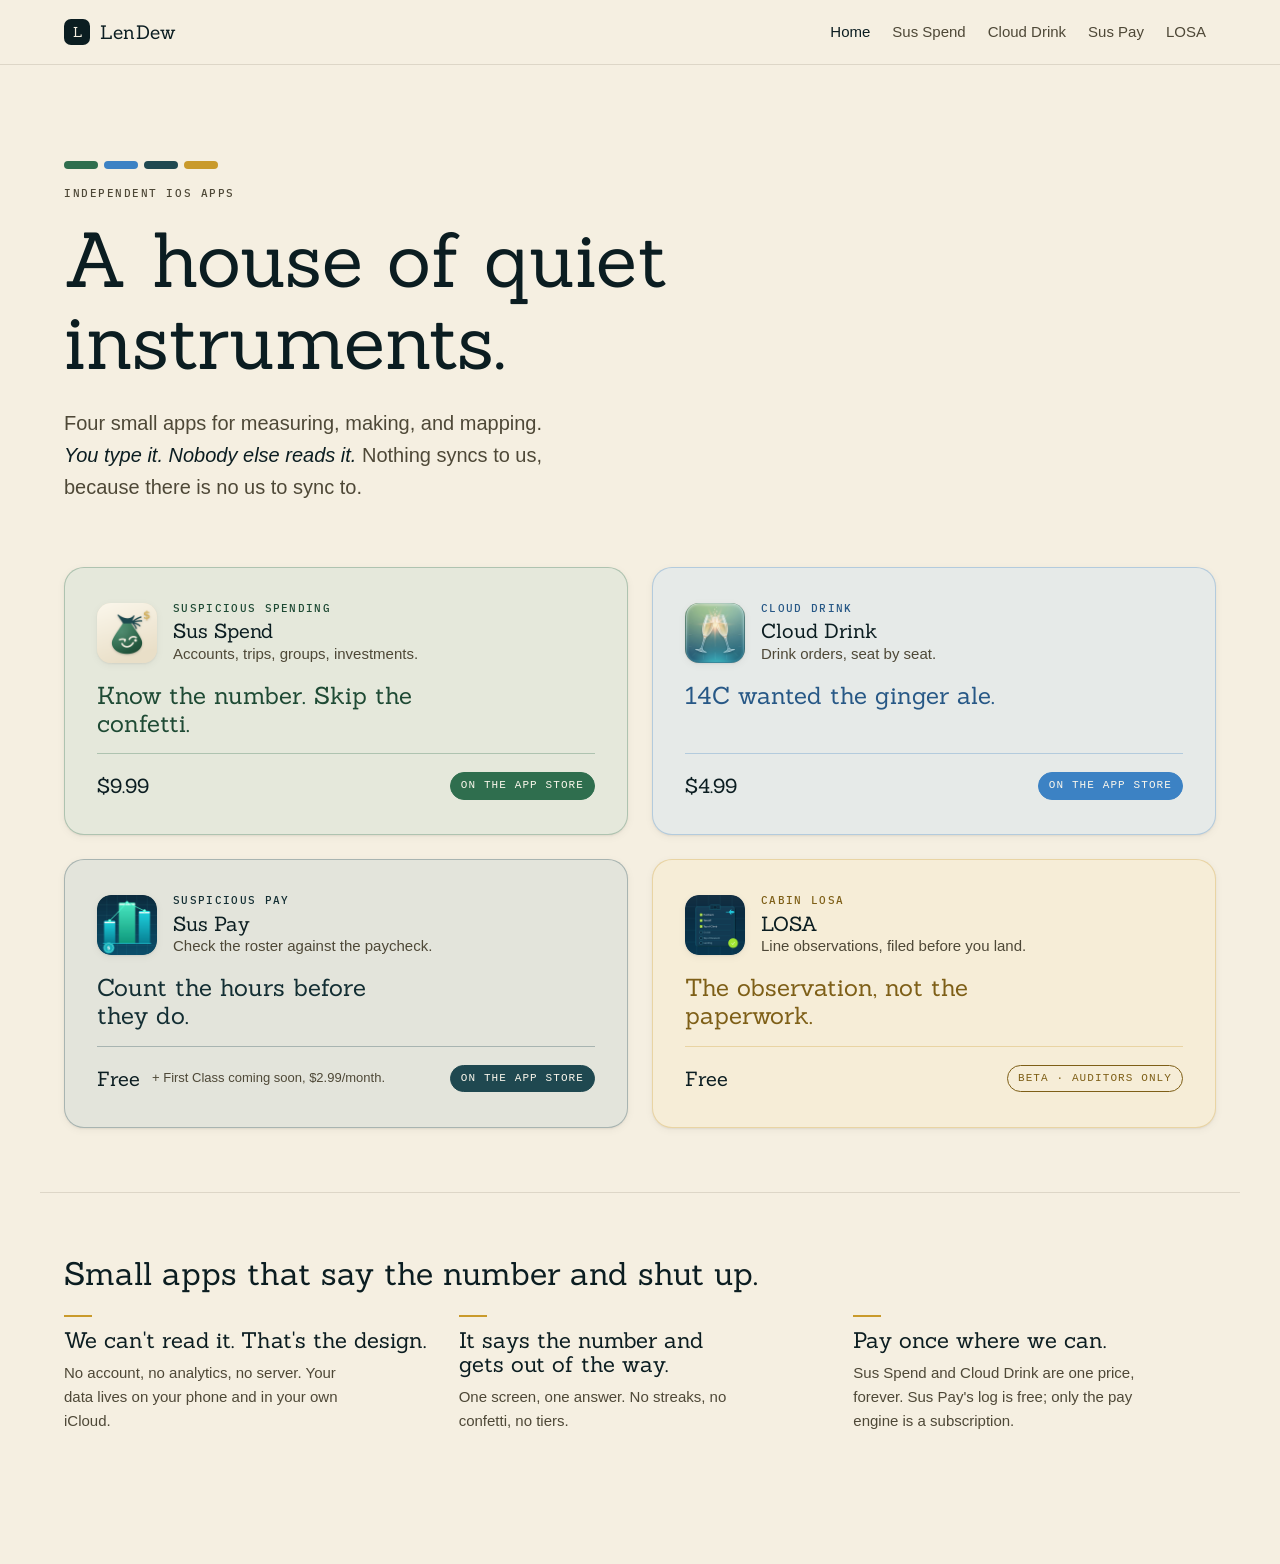
<file: apps/cc-perks.html>
<!DOCTYPE html>
<html lang="en">
<head>
<meta charset="utf-8">
<meta http-equiv="refresh" content="0; url=/index.html">
<meta name="robots" content="noindex">
<title>Moved — LenDew</title>
<link rel="canonical" href="https://lendewugh.github.io/index.html">
<link rel="icon" href="/assets/icons/sus-spend.png">
<link rel="stylesheet" href="/assets/site.css">
</head>
<body>
  <div class="wrap doc">
    <h1>This page moved.</h1>
    <p>It's now at <a href="/index.html">the LenDew home page</a>. Taking you there.</p>
  </div>
</body>
</html>
</file>
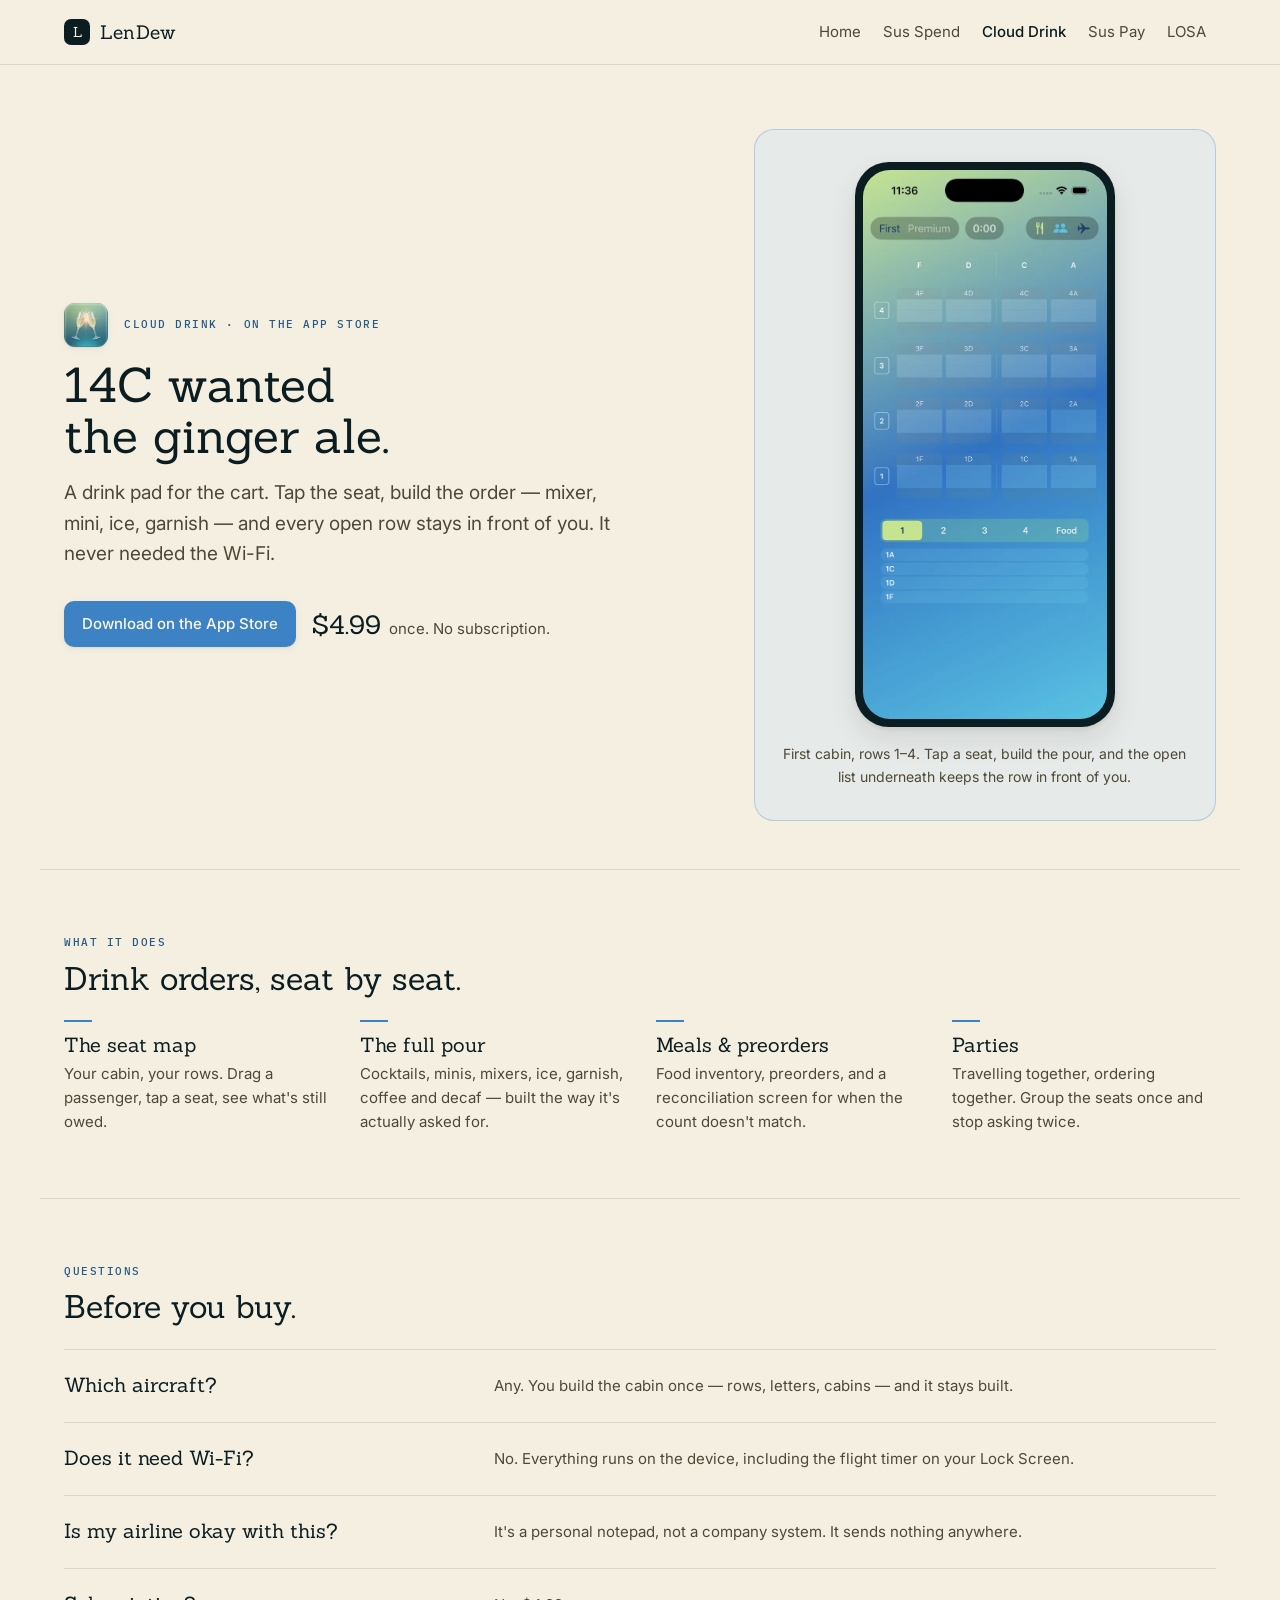
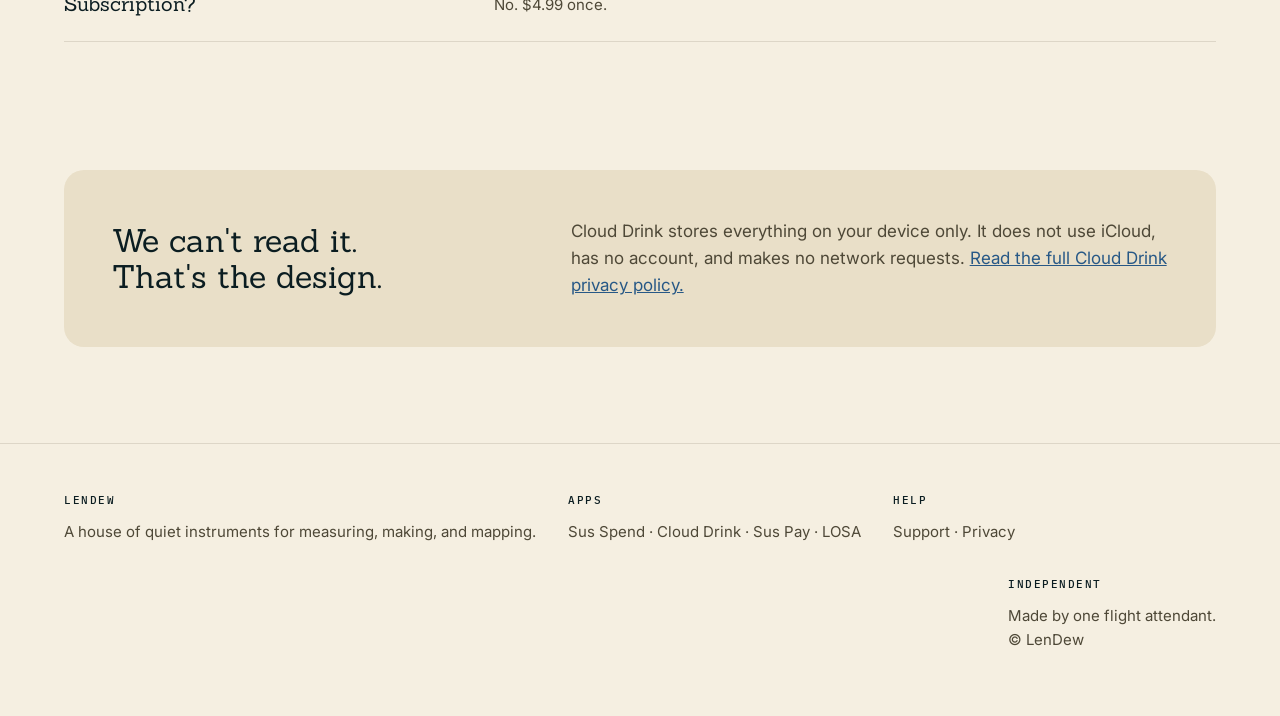
<file: apps/cloud-drink.html>
<!DOCTYPE html>
<html lang="en">
<head>
<meta charset="utf-8">
<meta name="viewport" content="width=device-width, initial-scale=1">
<title>Cloud Drink — Drink orders, seat by seat · LenDew</title>
<meta name="description" content="A drink pad for the cart. Tap the seat, build the order — mixer, mini, ice, garnish — and every open row stays in front of you. It never needed the Wi-Fi.">
<link rel="canonical" href="https://lendewugh.github.io/apps/cloud-drink.html">
<meta property="og:title" content="Cloud Drink — Drink orders, seat by seat · LenDew">
<meta property="og:description" content="A drink pad for the cart. Tap the seat, build the order — mixer, mini, ice, garnish — and every open row stays in front of you. It never needed the Wi-Fi.">
<meta property="og:type" content="website">
<link rel="icon" href="../assets/icons/cloud-drink.png">
<link rel="preconnect" href="https://fonts.googleapis.com">
<link rel="preconnect" href="https://fonts.gstatic.com" crossorigin>
<link rel="stylesheet" href="https://fonts.googleapis.com/css2?family=Sanchez:ital@0;1&family=Inter:wght@400;500;600&family=IBM+Plex+Mono:wght@400;500&display=swap">
<link rel="stylesheet" href="../assets/site.css">
</head>
<body>
<nav class="nav" aria-label="Site">
  <div class="wrap nav-in">
    <a class="brand" href="../index.html"><span class="mark" aria-hidden="true">L</span><b>LenDew</b></a>
    <div class="nav-links"><a href="../index.html">Home</a><a href="../apps/sus-spend.html">Sus Spend</a><a href="../apps/cloud-drink.html" aria-current=page>Cloud Drink</a><a href="../apps/sus-pay.html">Sus Pay</a><a href="../apps/losa.html">LOSA</a></div>
  </div>
</nav>
<main>

  <div class="wrap hero-app" style="--accent:var(--app-cloud-drink);--accent-txt:var(--app-cloud-drink-txt)">
    <div>
      <div class="icon-row"><span class="icon"><img src="../assets/icons/cloud-drink.png" alt="" width="44" height="44"></span><p class="eyebrow">Cloud Drink · On the App Store</p></div>
      <h1>14C wanted the ginger ale.</h1>
      <p class="tag">A drink pad for the cart. Tap the seat, build the order — mixer, mini, ice, garnish — and every open row stays in front of you. It never needed the Wi-Fi.</p>
      <div class="cta"><a class="badge" href="https://apps.apple.com/us/app/cloud-drink/id6760086566">Download on the App Store</a><span class="price-big">$4.99 <span>once. No subscription.</span></span></div>
    </div>
    <figure class="phone-field" style="margin:0">
      <div class="phone"><img src="../assets/shots/cloud-drink-1.webp" alt="Cloud Drink screenshot" width="1206" height="2622" loading="eager"></div>
      <figcaption class="lede" style="font-size:14px;text-align:center;margin-top:16px">First cabin, rows 1–4. Tap a seat, build the pour, and the open list underneath keeps the row in front of you.</figcaption>
    </figure>
  </div>
  <div class="wrap sec" style="--accent:var(--app-cloud-drink);--accent-txt:var(--app-cloud-drink-txt)">
    <p class="eyebrow">What it does</p><h2>Drink orders, seat by seat.</h2>
    <div class="feats"><div class="feat"><div class="rule"></div><h3>The seat map</h3><p>Your cabin, your rows. Drag a passenger, tap a seat, see what&#x27;s still owed.</p></div><div class="feat"><div class="rule"></div><h3>The full pour</h3><p>Cocktails, minis, mixers, ice, garnish, coffee and decaf — built the way it&#x27;s actually asked for.</p></div><div class="feat"><div class="rule"></div><h3>Meals &amp; preorders</h3><p>Food inventory, preorders, and a reconciliation screen for when the count doesn&#x27;t match.</p></div><div class="feat"><div class="rule"></div><h3>Parties</h3><p>Travelling together, ordering together. Group the seats once and stop asking twice.</p></div></div>
  </div>
  <div class="wrap sec" style="--accent:var(--app-cloud-drink);--accent-txt:var(--app-cloud-drink-txt)">
    <p class="eyebrow">Questions</p><h2>Before you buy.</h2>
    <div class="faq"><div><h3>Which aircraft?</h3><p>Any. You build the cabin once — rows, letters, cabins — and it stays built.</p></div><div><h3>Does it need Wi-Fi?</h3><p>No. Everything runs on the device, including the flight timer on your Lock Screen.</p></div><div><h3>Is my airline okay with this?</h3><p>It&#x27;s a personal notepad, not a company system. It sends nothing anywhere.</p></div><div><h3>Subscription?</h3><p>No. $4.99 once.</p></div></div>
  </div>
  <div class="wrap" style="--accent:var(--app-cloud-drink);--accent-txt:var(--app-cloud-drink-txt)">
    <div class="privacy-block">
      <p class="big">We can't read it.<br>That's the design.</p>
      <p class="lede">Cloud Drink stores everything on your device only. It does not use iCloud, has no account, and makes no network requests. <a href="../privacy.html#cloud-drink">Read the full Cloud Drink privacy policy.</a></p>
    </div>
  </div>
</main>
<footer>
  <div class="wrap foot">
    <div class="col" style="min-width:220px"><b>LenDew</b><span>A house of quiet instruments for measuring, making, and mapping.</span></div>
    <div class="col"><b>Apps</b><span><a href="../apps/sus-spend.html">Sus Spend</a> · <a href="../apps/cloud-drink.html">Cloud Drink</a> · <a href="../apps/sus-pay.html">Sus Pay</a> · <a href="../apps/losa.html">LOSA</a></span></div>
    <div class="col"><b>Help</b><span><a href="../support.html">Support</a> · <a href="../privacy.html">Privacy</a></span></div>
    <div class="col" style="margin-left:auto"><b>Independent</b><span>Made by one flight attendant.<br>© LenDew</span></div>
  </div>
</footer>
</body>
</html>
</file>
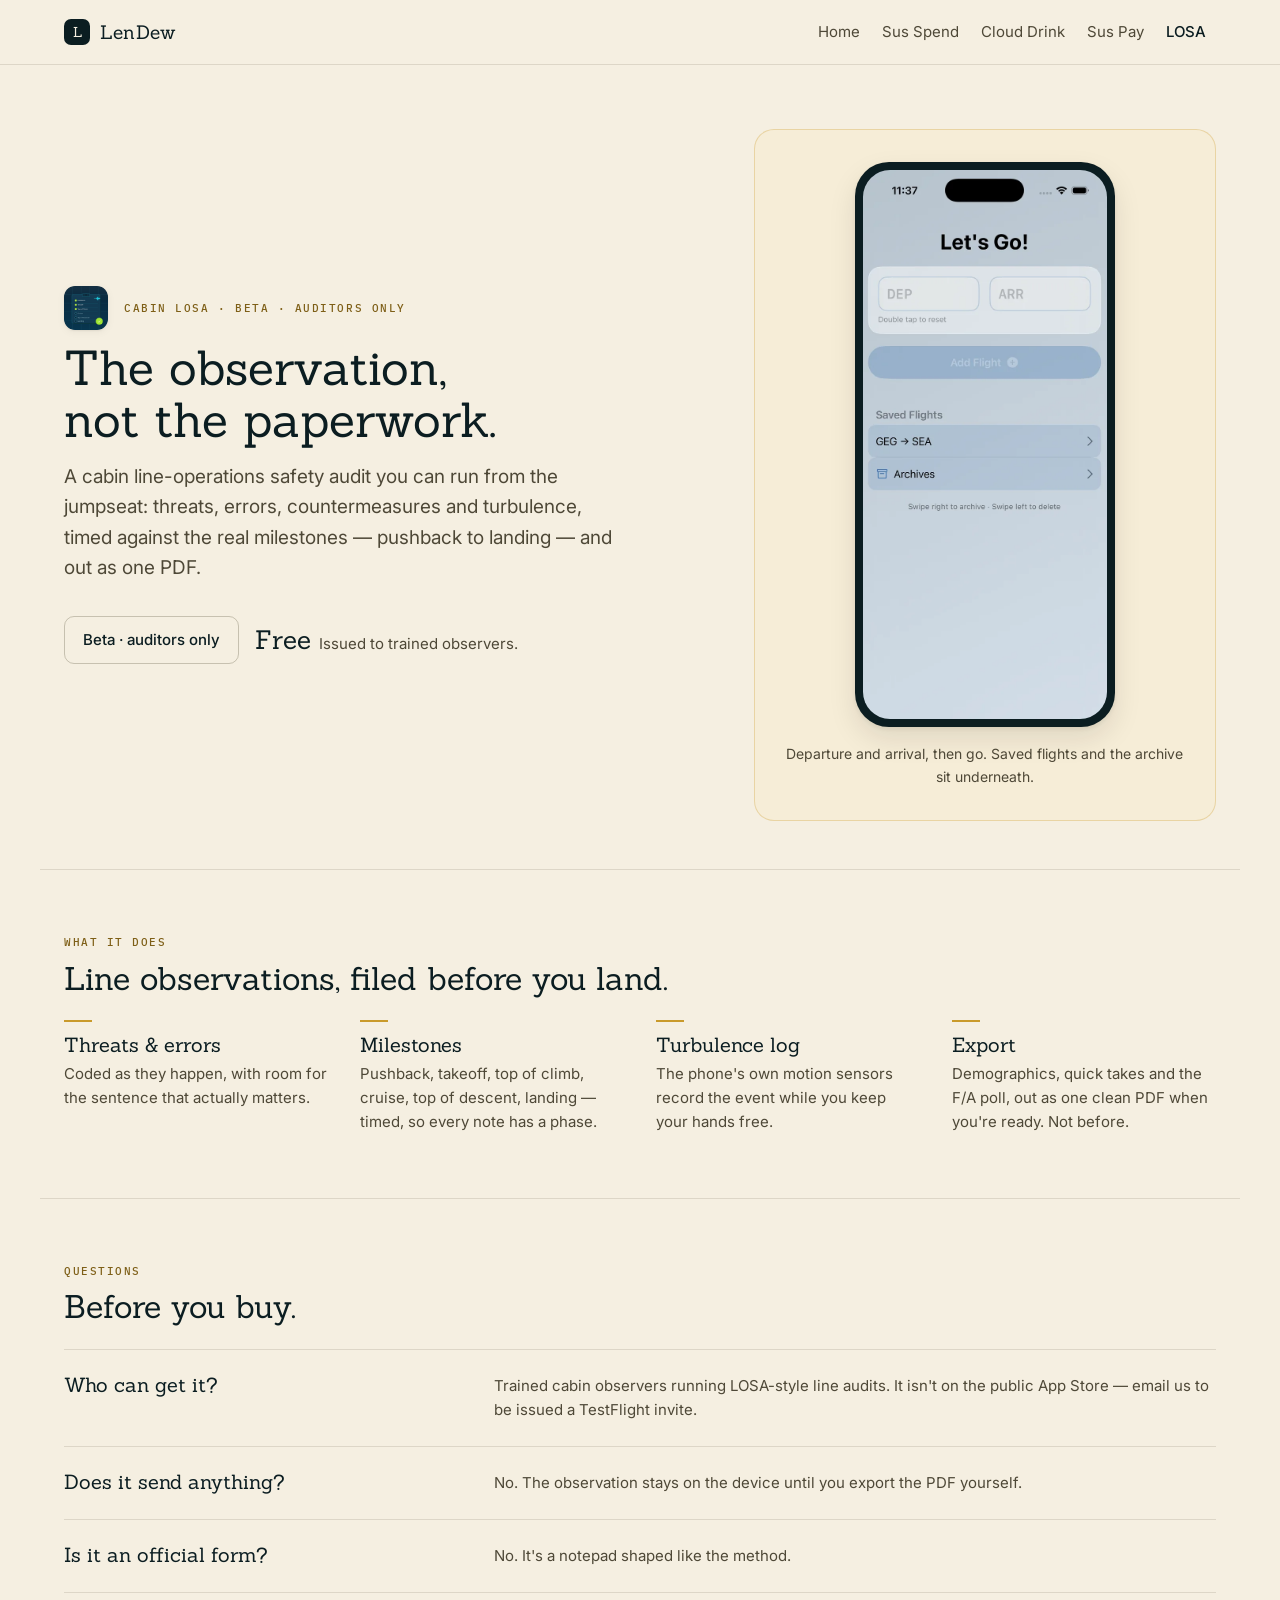
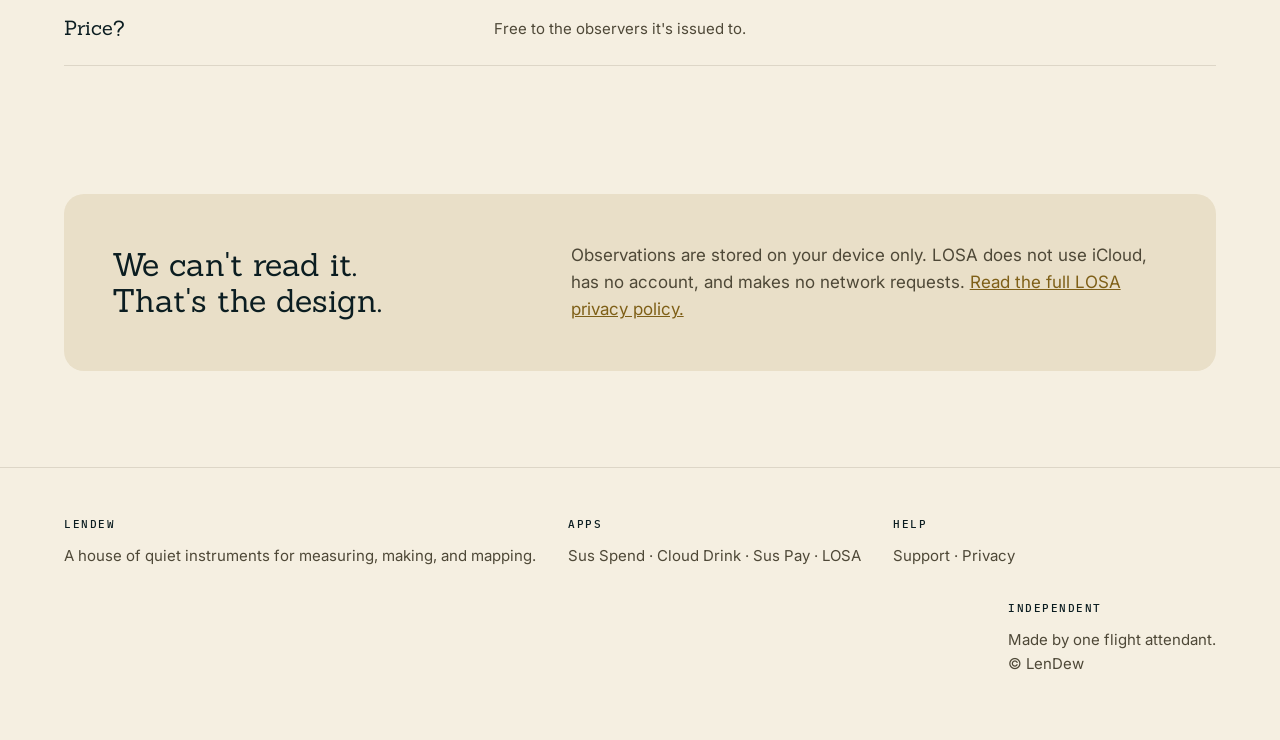
<file: apps/losa.html>
<!DOCTYPE html>
<html lang="en">
<head>
<meta charset="utf-8">
<meta name="viewport" content="width=device-width, initial-scale=1">
<title>Cabin LOSA — Line observations, filed before you land · LenDew</title>
<meta name="description" content="A cabin line-operations safety audit you can run from the jumpseat: threats, errors, countermeasures and turbulence, timed against the real milestones — pushback to landing — and out as one PDF.">
<link rel="canonical" href="https://lendewugh.github.io/apps/losa.html">
<meta property="og:title" content="Cabin LOSA — Line observations, filed before you land · LenDew">
<meta property="og:description" content="A cabin line-operations safety audit you can run from the jumpseat: threats, errors, countermeasures and turbulence, timed against the real milestones — pushback to landing — and out as one PDF.">
<meta property="og:type" content="website">
<link rel="icon" href="../assets/icons/losa.png">
<link rel="preconnect" href="https://fonts.googleapis.com">
<link rel="preconnect" href="https://fonts.gstatic.com" crossorigin>
<link rel="stylesheet" href="https://fonts.googleapis.com/css2?family=Sanchez:ital@0;1&family=Inter:wght@400;500;600&family=IBM+Plex+Mono:wght@400;500&display=swap">
<link rel="stylesheet" href="../assets/site.css">
</head>
<body>
<nav class="nav" aria-label="Site">
  <div class="wrap nav-in">
    <a class="brand" href="../index.html"><span class="mark" aria-hidden="true">L</span><b>LenDew</b></a>
    <div class="nav-links"><a href="../index.html">Home</a><a href="../apps/sus-spend.html">Sus Spend</a><a href="../apps/cloud-drink.html">Cloud Drink</a><a href="../apps/sus-pay.html">Sus Pay</a><a href="../apps/losa.html" aria-current=page>LOSA</a></div>
  </div>
</nav>
<main>

  <div class="wrap hero-app" style="--accent:var(--app-losa);--accent-txt:var(--app-losa-txt)">
    <div>
      <div class="icon-row"><span class="icon"><img src="../assets/icons/losa.png" alt="" width="44" height="44"></span><p class="eyebrow">Cabin LOSA · Beta · auditors only</p></div>
      <h1>The observation, not the paperwork.</h1>
      <p class="tag">A cabin line-operations safety audit you can run from the jumpseat: threats, errors, countermeasures and turbulence, timed against the real milestones — pushback to landing — and out as one PDF.</p>
      <div class="cta"><span class="badge ghost">Beta · auditors only</span><span class="price-big">Free <span>Issued to trained observers.</span></span></div>
    </div>
    <figure class="phone-field" style="margin:0">
      <div class="phone"><img src="../assets/shots/losa-1.webp" alt="LOSA screenshot" width="1206" height="2622" loading="eager"></div>
      <figcaption class="lede" style="font-size:14px;text-align:center;margin-top:16px">Departure and arrival, then go. Saved flights and the archive sit underneath.</figcaption>
    </figure>
  </div>
  <div class="wrap sec" style="--accent:var(--app-losa);--accent-txt:var(--app-losa-txt)">
    <p class="eyebrow">What it does</p><h2>Line observations, filed before you land.</h2>
    <div class="feats"><div class="feat"><div class="rule"></div><h3>Threats &amp; errors</h3><p>Coded as they happen, with room for the sentence that actually matters.</p></div><div class="feat"><div class="rule"></div><h3>Milestones</h3><p>Pushback, takeoff, top of climb, cruise, top of descent, landing — timed, so every note has a phase.</p></div><div class="feat"><div class="rule"></div><h3>Turbulence log</h3><p>The phone&#x27;s own motion sensors record the event while you keep your hands free.</p></div><div class="feat"><div class="rule"></div><h3>Export</h3><p>Demographics, quick takes and the F/A poll, out as one clean PDF when you&#x27;re ready. Not before.</p></div></div>
  </div>
  <div class="wrap sec" style="--accent:var(--app-losa);--accent-txt:var(--app-losa-txt)">
    <p class="eyebrow">Questions</p><h2>Before you buy.</h2>
    <div class="faq"><div><h3>Who can get it?</h3><p>Trained cabin observers running LOSA-style line audits. It isn&#x27;t on the public App Store — email us to be issued a TestFlight invite.</p></div><div><h3>Does it send anything?</h3><p>No. The observation stays on the device until you export the PDF yourself.</p></div><div><h3>Is it an official form?</h3><p>No. It&#x27;s a notepad shaped like the method.</p></div><div><h3>Price?</h3><p>Free to the observers it&#x27;s issued to.</p></div></div>
  </div>
  <div class="wrap" style="--accent:var(--app-losa);--accent-txt:var(--app-losa-txt)">
    <div class="privacy-block">
      <p class="big">We can't read it.<br>That's the design.</p>
      <p class="lede">Observations are stored on your device only. LOSA does not use iCloud, has no account, and makes no network requests. <a href="../privacy.html#losa">Read the full LOSA privacy policy.</a></p>
    </div>
  </div>
</main>
<footer>
  <div class="wrap foot">
    <div class="col" style="min-width:220px"><b>LenDew</b><span>A house of quiet instruments for measuring, making, and mapping.</span></div>
    <div class="col"><b>Apps</b><span><a href="../apps/sus-spend.html">Sus Spend</a> · <a href="../apps/cloud-drink.html">Cloud Drink</a> · <a href="../apps/sus-pay.html">Sus Pay</a> · <a href="../apps/losa.html">LOSA</a></span></div>
    <div class="col"><b>Help</b><span><a href="../support.html">Support</a> · <a href="../privacy.html">Privacy</a></span></div>
    <div class="col" style="margin-left:auto"><b>Independent</b><span>Made by one flight attendant.<br>© LenDew</span></div>
  </div>
</footer>
</body>
</html>
</file>
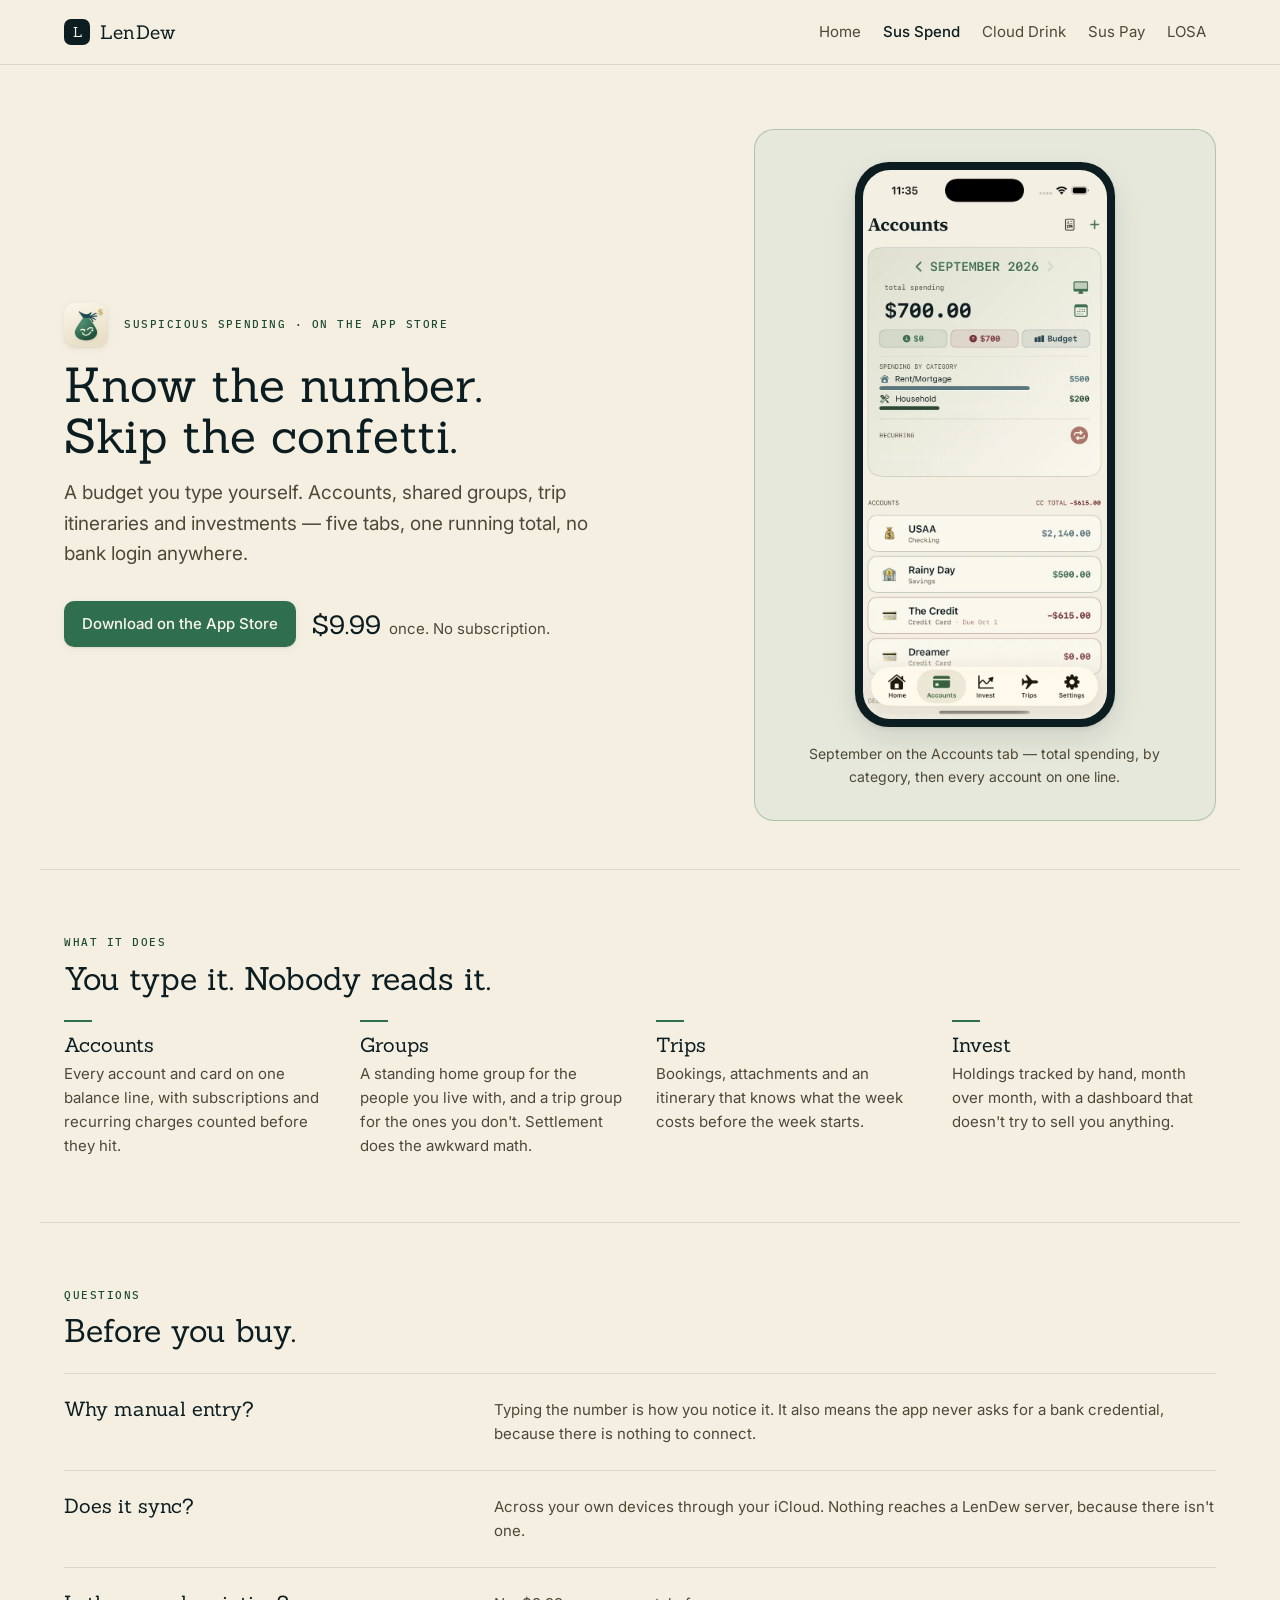
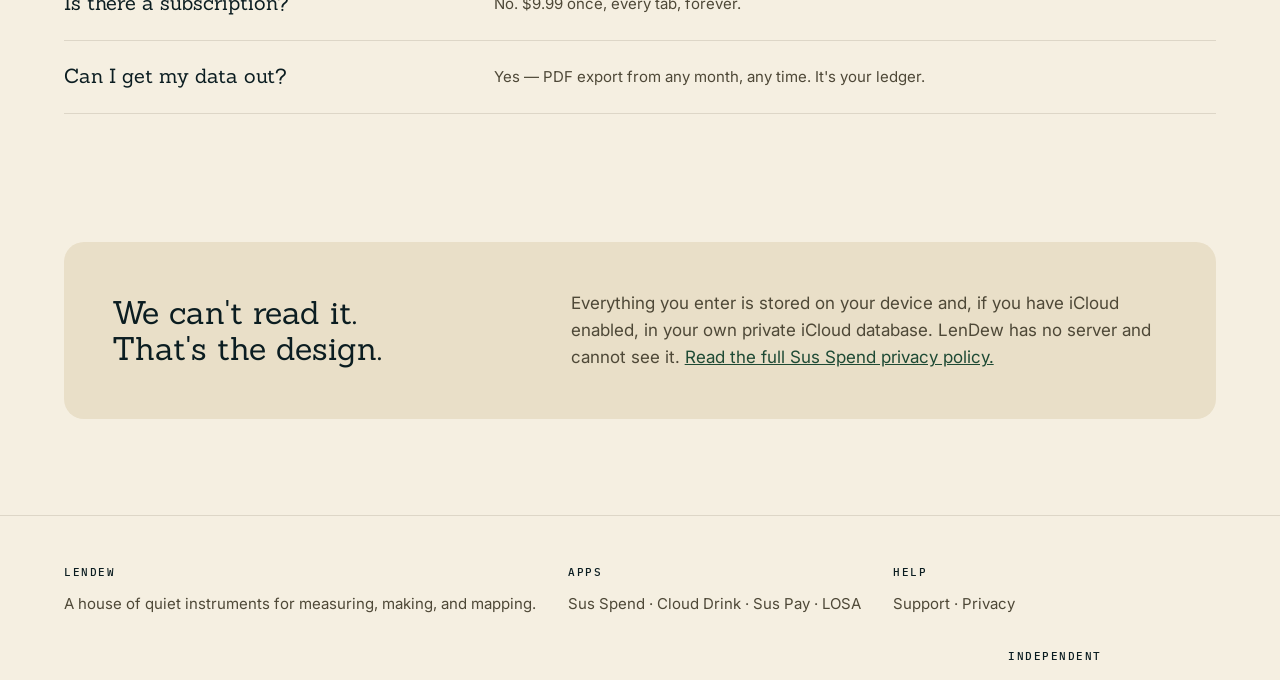
<file: apps/money-please.html>
<!DOCTYPE html>
<html lang="en">
<head>
<meta charset="utf-8">
<meta http-equiv="refresh" content="0; url=/apps/sus-spend.html">
<meta name="robots" content="noindex">
<title>Moved — LenDew</title>
<link rel="canonical" href="https://lendewugh.github.io/apps/sus-spend.html">
<link rel="icon" href="/assets/icons/sus-spend.png">
<link rel="stylesheet" href="/assets/site.css">
</head>
<body>
  <div class="wrap doc">
    <h1>This page moved.</h1>
    <p>It's now at <a href="/apps/sus-spend.html">Sus Spend</a>. Taking you there.</p>
  </div>
</body>
</html>
</file>
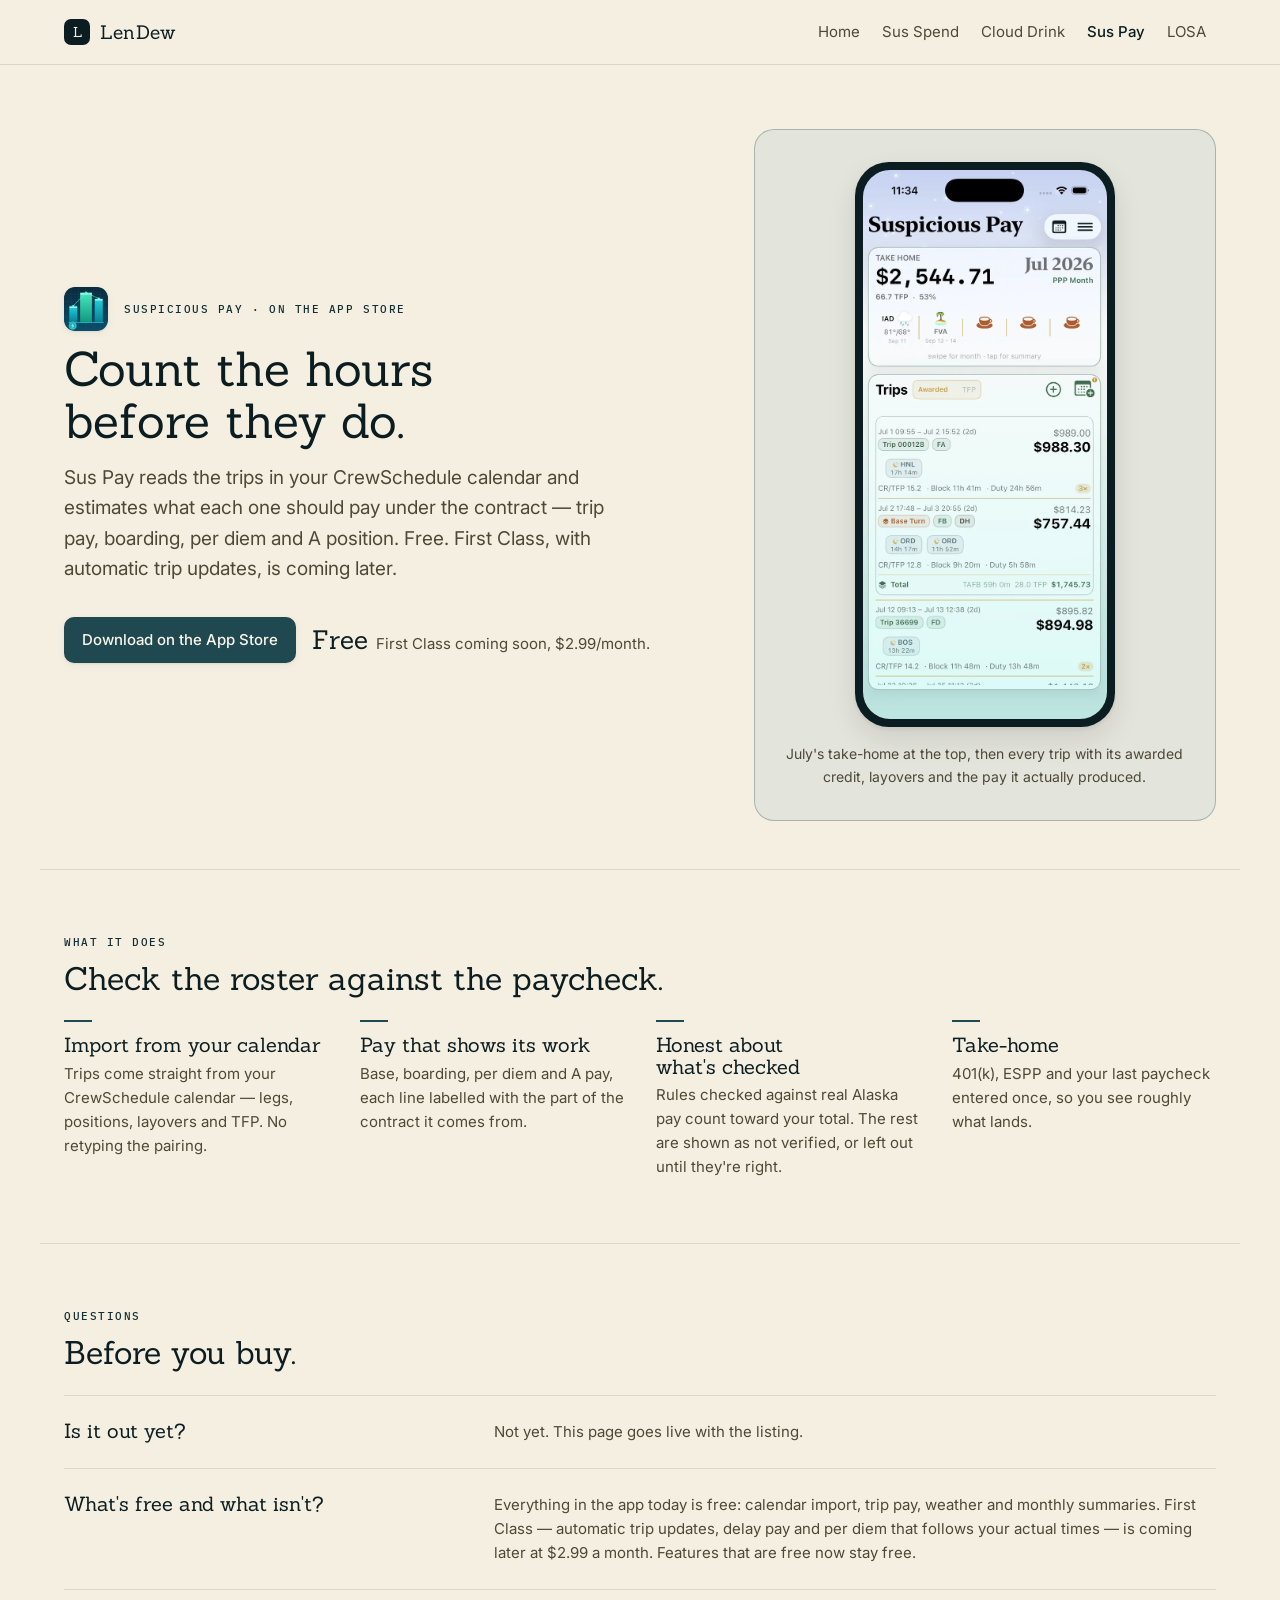
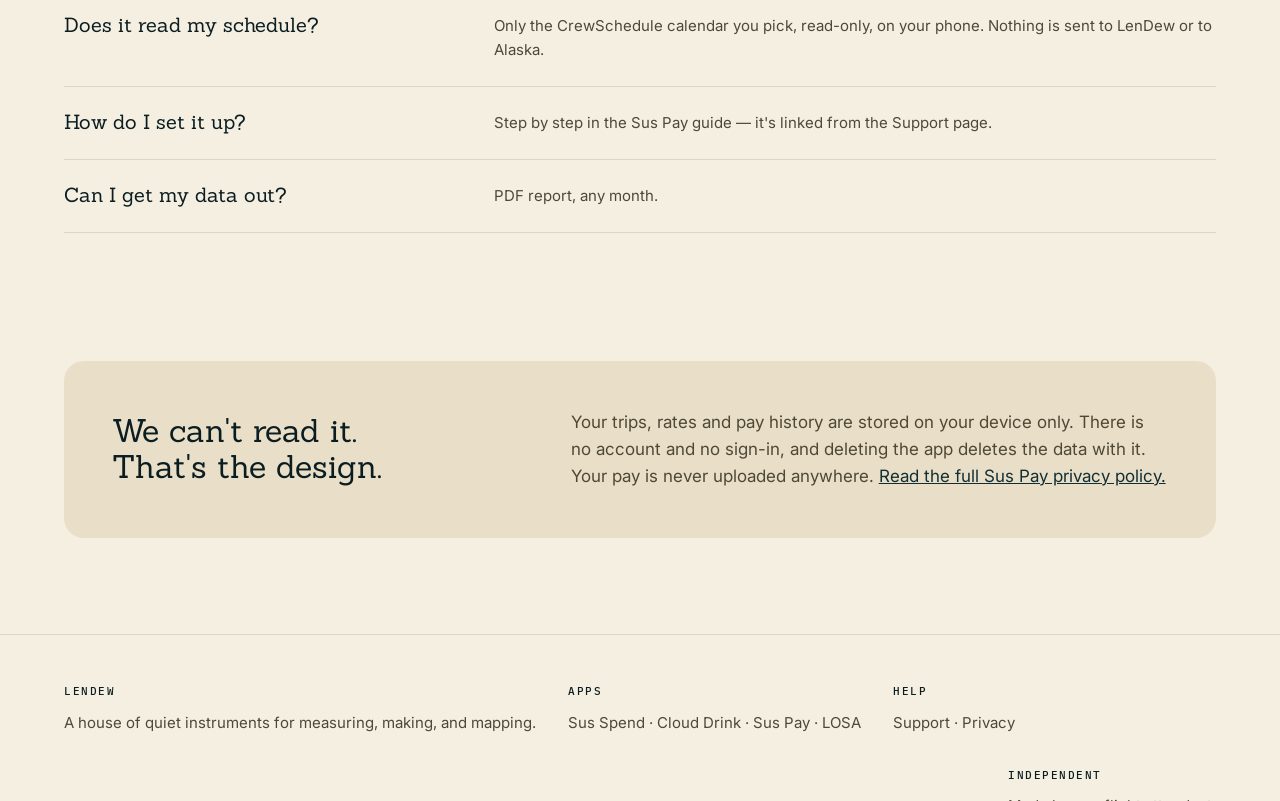
<file: apps/pay-tracker.html>
<!DOCTYPE html>
<html lang="en">
<head>
<meta charset="utf-8">
<meta http-equiv="refresh" content="0; url=/apps/sus-pay.html">
<meta name="robots" content="noindex">
<title>Moved — LenDew</title>
<link rel="canonical" href="https://lendewugh.github.io/apps/sus-pay.html">
<link rel="icon" href="/assets/icons/sus-spend.png">
<link rel="stylesheet" href="/assets/site.css">
</head>
<body>
  <div class="wrap doc">
    <h1>This page moved.</h1>
    <p>It's now at <a href="/apps/sus-pay.html">Sus Pay</a>. Taking you there.</p>
  </div>
</body>
</html>
</file>
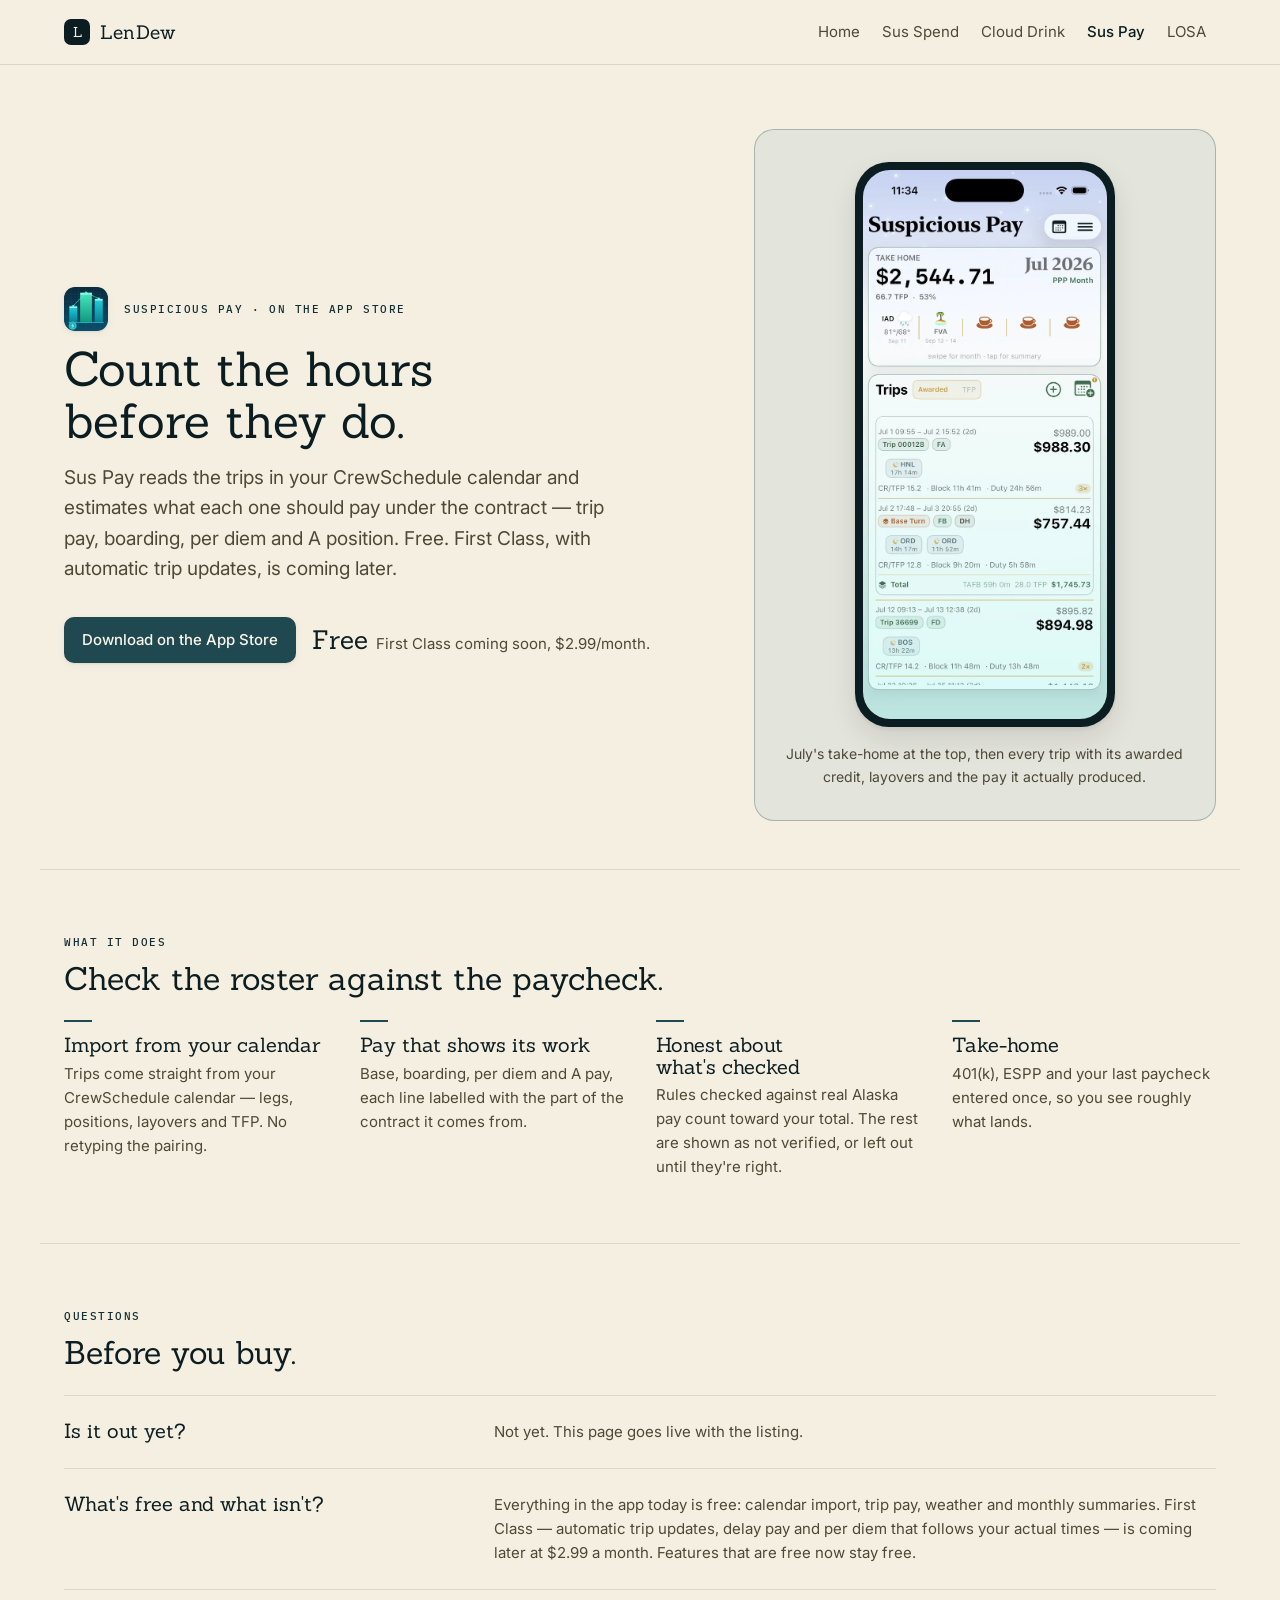
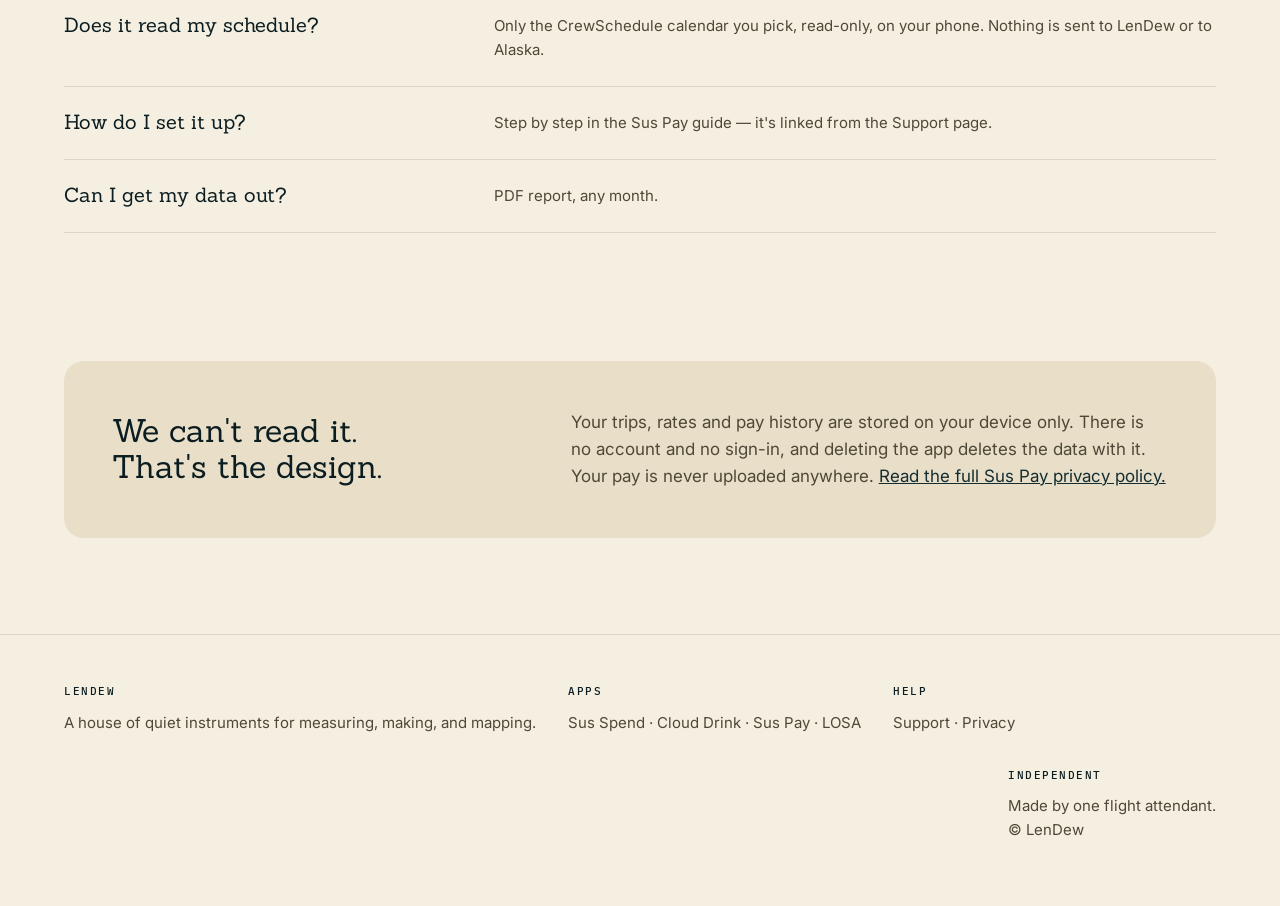
<file: apps/sus-pay.html>
<!DOCTYPE html>
<html lang="en">
<head>
<meta charset="utf-8">
<meta name="viewport" content="width=device-width, initial-scale=1">
<title>Suspicious Pay — Check the roster against the paycheck · LenDew</title>
<meta name="description" content="Sus Pay reads the trips in your CrewSchedule calendar and estimates what each one should pay under the contract — trip pay, boarding, per diem and A position. Free. First Class, with automatic trip updates, is coming later.">
<link rel="canonical" href="https://lendewugh.github.io/apps/sus-pay.html">
<meta property="og:title" content="Suspicious Pay — Check the roster against the paycheck · LenDew">
<meta property="og:description" content="Sus Pay reads the trips in your CrewSchedule calendar and estimates what each one should pay under the contract — trip pay, boarding, per diem and A position. Free. First Class, with automatic trip updates, is coming later.">
<meta property="og:type" content="website">
<link rel="icon" href="../assets/icons/sus-pay.png">
<link rel="preconnect" href="https://fonts.googleapis.com">
<link rel="preconnect" href="https://fonts.gstatic.com" crossorigin>
<link rel="stylesheet" href="https://fonts.googleapis.com/css2?family=Sanchez:ital@0;1&family=Inter:wght@400;500;600&family=IBM+Plex+Mono:wght@400;500&display=swap">
<link rel="stylesheet" href="../assets/site.css">
</head>
<body>
<nav class="nav" aria-label="Site">
  <div class="wrap nav-in">
    <a class="brand" href="../index.html"><span class="mark" aria-hidden="true">L</span><b>LenDew</b></a>
    <div class="nav-links"><a href="../index.html">Home</a><a href="../apps/sus-spend.html">Sus Spend</a><a href="../apps/cloud-drink.html">Cloud Drink</a><a href="../apps/sus-pay.html" aria-current=page>Sus Pay</a><a href="../apps/losa.html">LOSA</a></div>
  </div>
</nav>
<main>

  <div class="wrap hero-app" style="--accent:var(--app-sus-pay);--accent-txt:var(--app-sus-pay-txt)">
    <div>
      <div class="icon-row"><span class="icon"><img src="../assets/icons/sus-pay.png" alt="" width="44" height="44"></span><p class="eyebrow">Suspicious Pay · On the App Store</p></div>
      <h1>Count the hours before they do.</h1>
      <p class="tag">Sus Pay reads the trips in your CrewSchedule calendar and estimates what each one should pay under the contract — trip pay, boarding, per diem and A position. Free. First Class, with automatic trip updates, is coming later.</p>
      <div class="cta"><a class="badge" href="https://apps.apple.com/us/app/suspicious-pay/id6763399577">Download on the App Store</a><span class="price-big">Free <span>First Class coming soon, $2.99/month.</span></span></div>
    </div>
    <figure class="phone-field" style="margin:0">
      <div class="phone"><img src="../assets/shots/sus-pay-1.webp" alt="Sus Pay screenshot" width="1206" height="2622" loading="eager"></div>
      <figcaption class="lede" style="font-size:14px;text-align:center;margin-top:16px">July&#x27;s take-home at the top, then every trip with its awarded credit, layovers and the pay it actually produced.</figcaption>
    </figure>
  </div>
  <div class="wrap sec" style="--accent:var(--app-sus-pay);--accent-txt:var(--app-sus-pay-txt)">
    <p class="eyebrow">What it does</p><h2>Check the roster against the paycheck.</h2>
    <div class="feats"><div class="feat"><div class="rule"></div><h3>Import from your calendar</h3><p>Trips come straight from your CrewSchedule calendar — legs, positions, layovers and TFP. No retyping the pairing.</p></div><div class="feat"><div class="rule"></div><h3>Pay that shows its work</h3><p>Base, boarding, per diem and A pay, each line labelled with the part of the contract it comes from.</p></div><div class="feat"><div class="rule"></div><h3>Honest about what&#x27;s checked</h3><p>Rules checked against real Alaska pay count toward your total. The rest are shown as not verified, or left out until they&#x27;re right.</p></div><div class="feat"><div class="rule"></div><h3>Take-home</h3><p>401(k), ESPP and your last paycheck entered once, so you see roughly what lands.</p></div></div>
  </div>
  <div class="wrap sec" style="--accent:var(--app-sus-pay);--accent-txt:var(--app-sus-pay-txt)">
    <p class="eyebrow">Questions</p><h2>Before you buy.</h2>
    <div class="faq"><div><h3>Is it out yet?</h3><p>Not yet. This page goes live with the listing.</p></div><div><h3>What&#x27;s free and what isn&#x27;t?</h3><p>Everything in the app today is free: calendar import, trip pay, weather and monthly summaries. First Class — automatic trip updates, delay pay and per diem that follows your actual times — is coming later at $2.99 a month. Features that are free now stay free.</p></div><div><h3>Does it read my schedule?</h3><p>Only the CrewSchedule calendar you pick, read-only, on your phone. Nothing is sent to LenDew or to Alaska.</p></div><div><h3>How do I set it up?</h3><p>Step by step in the Sus Pay guide — it&#x27;s linked from the Support page.</p></div><div><h3>Can I get my data out?</h3><p>PDF report, any month.</p></div></div>
  </div>
  <div class="wrap" style="--accent:var(--app-sus-pay);--accent-txt:var(--app-sus-pay-txt)">
    <div class="privacy-block">
      <p class="big">We can't read it.<br>That's the design.</p>
      <p class="lede">Your trips, rates and pay history are stored on your device only. There is no account and no sign-in, and deleting the app deletes the data with it. Your pay is never uploaded anywhere. <a href="../privacy.html#sus-pay">Read the full Sus Pay privacy policy.</a></p>
    </div>
  </div>
</main>
<footer>
  <div class="wrap foot">
    <div class="col" style="min-width:220px"><b>LenDew</b><span>A house of quiet instruments for measuring, making, and mapping.</span></div>
    <div class="col"><b>Apps</b><span><a href="../apps/sus-spend.html">Sus Spend</a> · <a href="../apps/cloud-drink.html">Cloud Drink</a> · <a href="../apps/sus-pay.html">Sus Pay</a> · <a href="../apps/losa.html">LOSA</a></span></div>
    <div class="col"><b>Help</b><span><a href="../support.html">Support</a> · <a href="../privacy.html">Privacy</a></span></div>
    <div class="col" style="margin-left:auto"><b>Independent</b><span>Made by one flight attendant.<br>© LenDew</span></div>
  </div>
</footer>
</body>
</html>
</file>
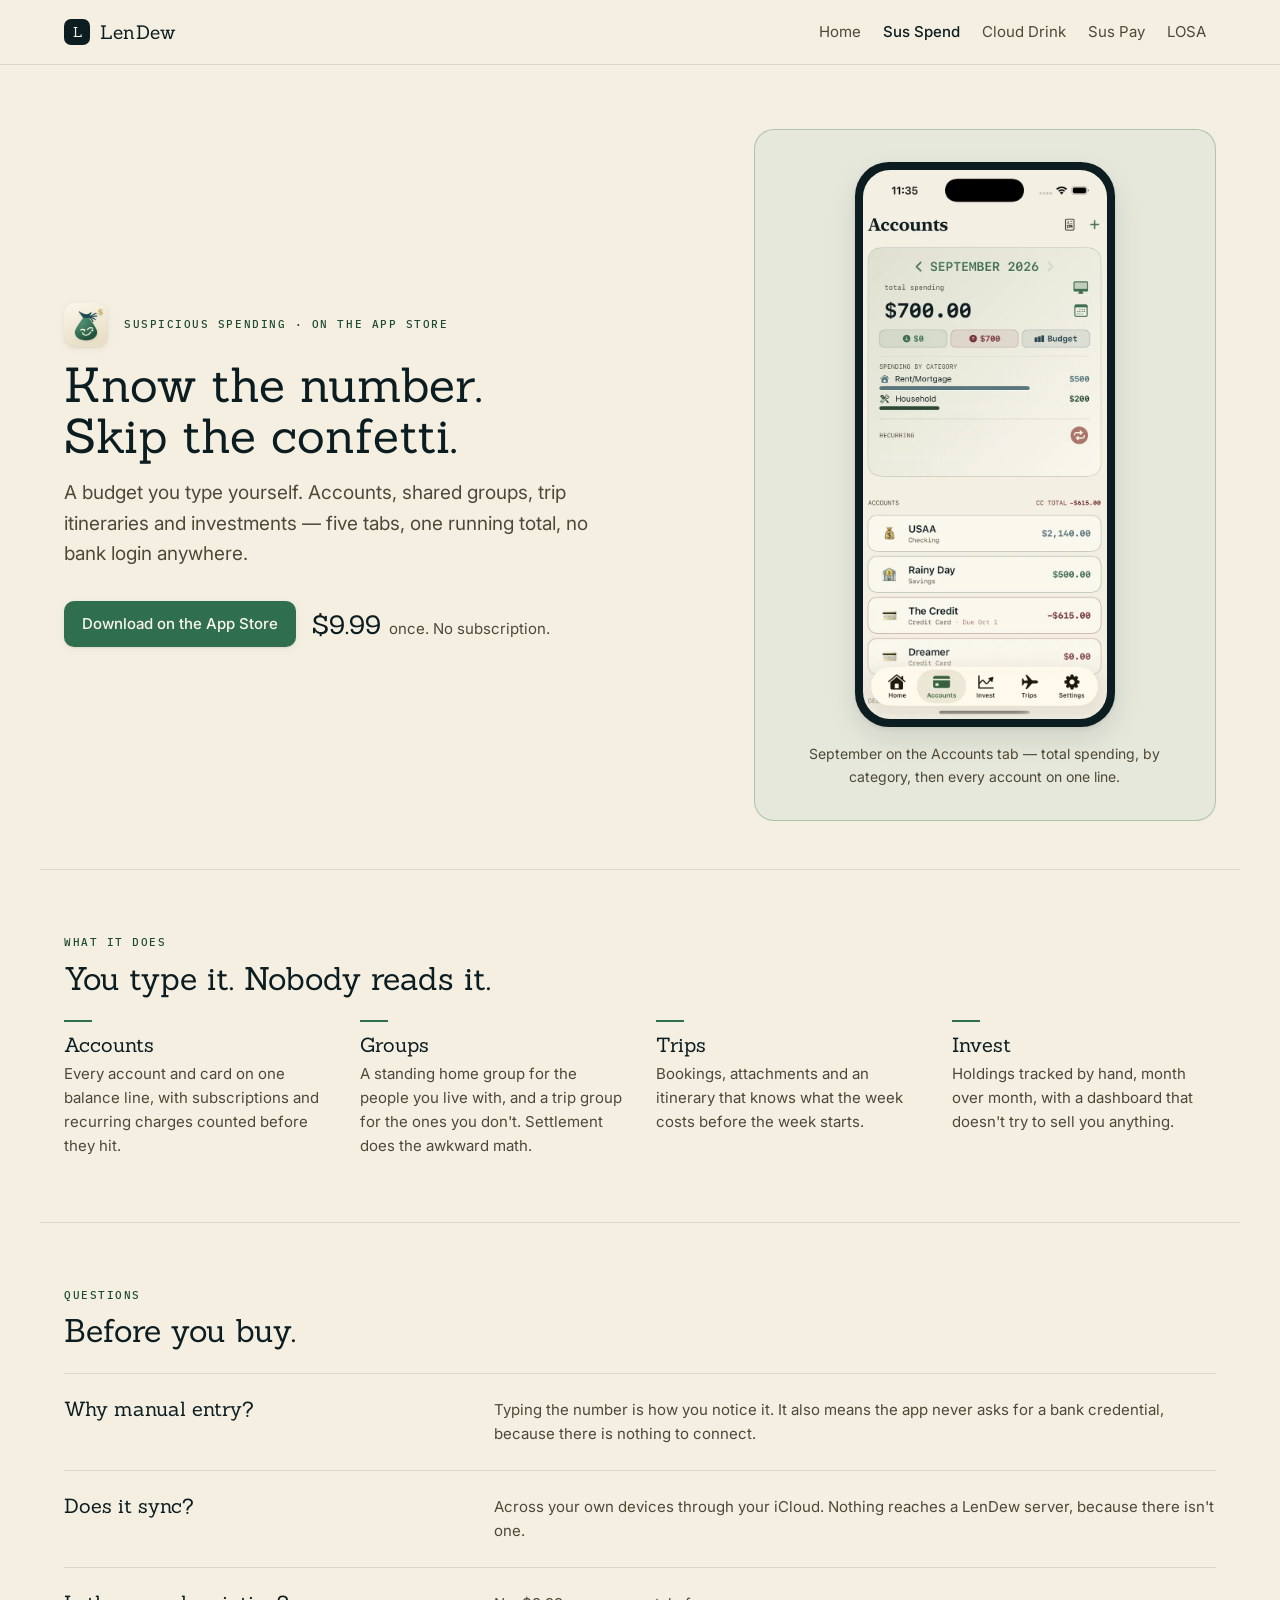
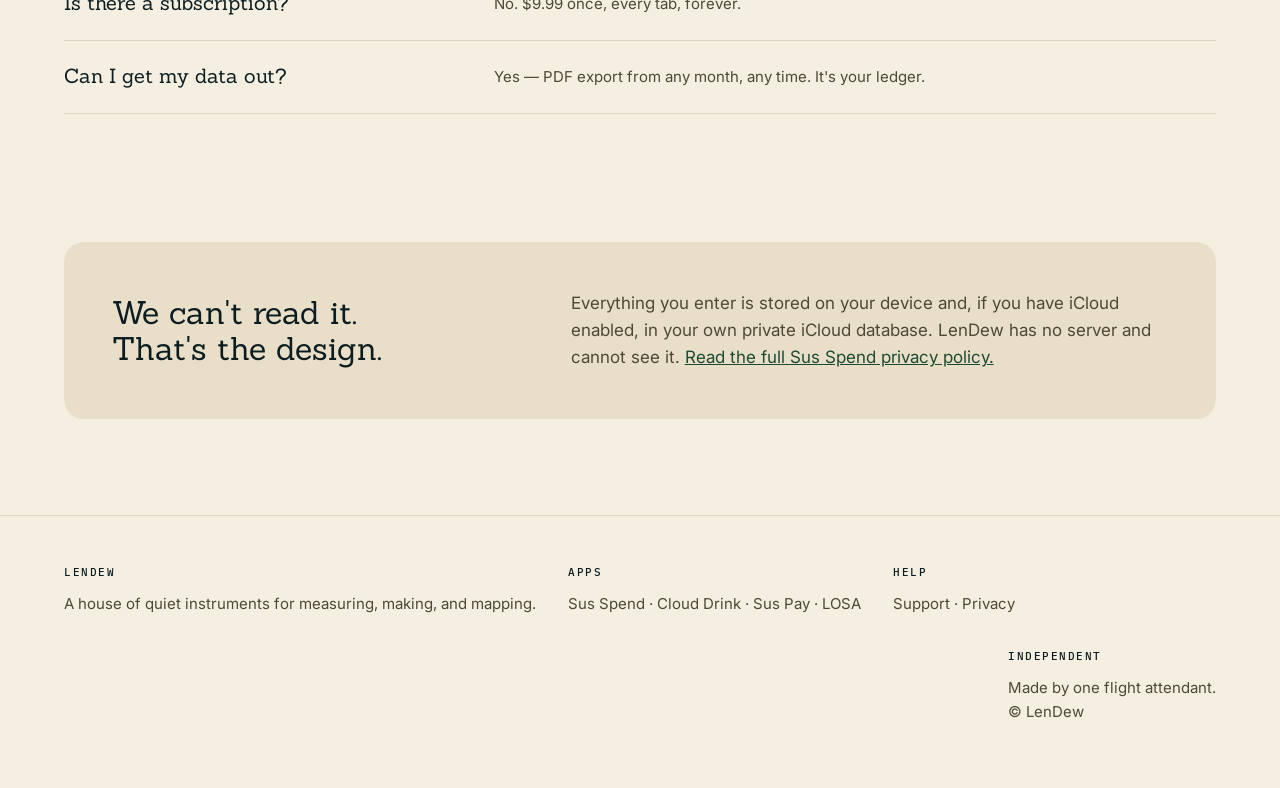
<file: apps/sus-spend.html>
<!DOCTYPE html>
<html lang="en">
<head>
<meta charset="utf-8">
<meta name="viewport" content="width=device-width, initial-scale=1">
<title>Suspicious Spending — Accounts, trips, groups, investments · LenDew</title>
<meta name="description" content="A budget you type yourself. Accounts, shared groups, trip itineraries and investments — five tabs, one running total, no bank login anywhere.">
<link rel="canonical" href="https://lendewugh.github.io/apps/sus-spend.html">
<meta property="og:title" content="Suspicious Spending — Accounts, trips, groups, investments · LenDew">
<meta property="og:description" content="A budget you type yourself. Accounts, shared groups, trip itineraries and investments — five tabs, one running total, no bank login anywhere.">
<meta property="og:type" content="website">
<link rel="icon" href="../assets/icons/sus-spend.png">
<link rel="preconnect" href="https://fonts.googleapis.com">
<link rel="preconnect" href="https://fonts.gstatic.com" crossorigin>
<link rel="stylesheet" href="https://fonts.googleapis.com/css2?family=Sanchez:ital@0;1&family=Inter:wght@400;500;600&family=IBM+Plex+Mono:wght@400;500&display=swap">
<link rel="stylesheet" href="../assets/site.css">
</head>
<body>
<nav class="nav" aria-label="Site">
  <div class="wrap nav-in">
    <a class="brand" href="../index.html"><span class="mark" aria-hidden="true">L</span><b>LenDew</b></a>
    <div class="nav-links"><a href="../index.html">Home</a><a href="../apps/sus-spend.html" aria-current=page>Sus Spend</a><a href="../apps/cloud-drink.html">Cloud Drink</a><a href="../apps/sus-pay.html">Sus Pay</a><a href="../apps/losa.html">LOSA</a></div>
  </div>
</nav>
<main>

  <div class="wrap hero-app" style="--accent:var(--app-sus-spend);--accent-txt:var(--app-sus-spend-txt)">
    <div>
      <div class="icon-row"><span class="icon"><img src="../assets/icons/sus-spend.png" alt="" width="44" height="44"></span><p class="eyebrow">Suspicious Spending · On the App Store</p></div>
      <h1>Know the number. Skip the confetti.</h1>
      <p class="tag">A budget you type yourself. Accounts, shared groups, trip itineraries and investments — five tabs, one running total, no bank login anywhere.</p>
      <div class="cta"><a class="badge" href="https://apps.apple.com/us/app/suspicious-spending/id6761013799">Download on the App Store</a><span class="price-big">$9.99 <span>once. No subscription.</span></span></div>
    </div>
    <figure class="phone-field" style="margin:0">
      <div class="phone"><img src="../assets/shots/sus-spend-1.webp" alt="Sus Spend screenshot" width="1206" height="2622" loading="eager"></div>
      <figcaption class="lede" style="font-size:14px;text-align:center;margin-top:16px">September on the Accounts tab — total spending, by category, then every account on one line.</figcaption>
    </figure>
  </div>
  <div class="wrap sec" style="--accent:var(--app-sus-spend);--accent-txt:var(--app-sus-spend-txt)">
    <p class="eyebrow">What it does</p><h2>You type it. Nobody reads it.</h2>
    <div class="feats"><div class="feat"><div class="rule"></div><h3>Accounts</h3><p>Every account and card on one balance line, with subscriptions and recurring charges counted before they hit.</p></div><div class="feat"><div class="rule"></div><h3>Groups</h3><p>A standing home group for the people you live with, and a trip group for the ones you don&#x27;t. Settlement does the awkward math.</p></div><div class="feat"><div class="rule"></div><h3>Trips</h3><p>Bookings, attachments and an itinerary that knows what the week costs before the week starts.</p></div><div class="feat"><div class="rule"></div><h3>Invest</h3><p>Holdings tracked by hand, month over month, with a dashboard that doesn&#x27;t try to sell you anything.</p></div></div>
  </div>
  <div class="wrap sec" style="--accent:var(--app-sus-spend);--accent-txt:var(--app-sus-spend-txt)">
    <p class="eyebrow">Questions</p><h2>Before you buy.</h2>
    <div class="faq"><div><h3>Why manual entry?</h3><p>Typing the number is how you notice it. It also means the app never asks for a bank credential, because there is nothing to connect.</p></div><div><h3>Does it sync?</h3><p>Across your own devices through your iCloud. Nothing reaches a LenDew server, because there isn&#x27;t one.</p></div><div><h3>Is there a subscription?</h3><p>No. $9.99 once, every tab, forever.</p></div><div><h3>Can I get my data out?</h3><p>Yes — PDF export from any month, any time. It&#x27;s your ledger.</p></div></div>
  </div>
  <div class="wrap" style="--accent:var(--app-sus-spend);--accent-txt:var(--app-sus-spend-txt)">
    <div class="privacy-block">
      <p class="big">We can't read it.<br>That's the design.</p>
      <p class="lede">Everything you enter is stored on your device and, if you have iCloud enabled, in your own private iCloud database. LenDew has no server and cannot see it. <a href="../privacy.html#sus-spend">Read the full Sus Spend privacy policy.</a></p>
    </div>
  </div>
</main>
<footer>
  <div class="wrap foot">
    <div class="col" style="min-width:220px"><b>LenDew</b><span>A house of quiet instruments for measuring, making, and mapping.</span></div>
    <div class="col"><b>Apps</b><span><a href="../apps/sus-spend.html">Sus Spend</a> · <a href="../apps/cloud-drink.html">Cloud Drink</a> · <a href="../apps/sus-pay.html">Sus Pay</a> · <a href="../apps/losa.html">LOSA</a></span></div>
    <div class="col"><b>Help</b><span><a href="../support.html">Support</a> · <a href="../privacy.html">Privacy</a></span></div>
    <div class="col" style="margin-left:auto"><b>Independent</b><span>Made by one flight attendant.<br>© LenDew</span></div>
  </div>
</footer>
</body>
</html>
</file>
<file: assets/site.css>
/* LenDew — one stylesheet for the whole site.
   Tokens come from the branding guide's Color plate; app accents are per page. */

:root{
  --parchment:#F5EFE1; --paper:#FBF7EC; --oat:#E9DFC8;
  --teal-900:#0B1D21; --stone-700:#4E4837; --stone-300:#ADA79A;
  --mesa-900:#1C1812; --mesa-800:#2A241C; --mesa-950:#141109;
  --mustard:#C99A2B;

  --bg:var(--parchment); --surface:var(--paper); --sunken:var(--oat);
  --text:var(--teal-900); --text-muted:var(--stone-700);
  --border:rgba(110,102,80,.18); --border-strong:rgba(110,102,80,.34);
  --shadow-sm:0 1px 2px rgba(28,24,18,.06), 0 2px 8px rgba(28,24,18,.05);
  --shadow-md:0 2px 4px rgba(28,24,18,.07), 0 12px 28px rgba(28,24,18,.10);
  --on-accent:#FBF7EC;
  --tint:11%; --tint-border:30%;

  --app-sus-spend:#2F6E4E;   --app-sus-spend-txt:#1E4A34;
  --app-cloud-drink:#3C82C4; --app-cloud-drink-txt:#275886;
  --app-sus-pay:#1F4850;     --app-sus-pay-txt:#132E33;
  --app-losa:#C99A2B;        --app-losa-txt:#7E5F17;

  --t-hero:clamp(40px,6.4vw,76px);
  --t-h1:clamp(32px,4.2vw,48px);
  --t-h2:clamp(24px,2.6vw,32px);
  --t-h3:20px; --t-body:17px; --t-small:15px; --t-eyebrow:11px;

  --sp-2:8px; --sp-3:12px; --sp-4:16px; --sp-5:24px;
  --sp-6:32px; --sp-7:48px; --sp-8:64px; --sp-9:96px;
  --r-sm:4px; --r-md:10px; --r-lg:14px; --r-xl:20px; --r-pill:999px;
  --shell:1200px; --gutter:24px;

  --accent:var(--app-sus-spend); --accent-txt:var(--app-sus-spend-txt);
}
@media (prefers-color-scheme:dark){
  :root{
    --bg:var(--mesa-900); --surface:var(--mesa-800); --sunken:var(--mesa-950);
    --text:var(--parchment); --text-muted:var(--stone-300);
    --border:rgba(173,167,154,.22); --border-strong:rgba(173,167,154,.4);
    --shadow-sm:0 1px 2px rgba(0,0,0,.4); --shadow-md:0 12px 28px rgba(0,0,0,.45);
    --on-accent:var(--mesa-900);
    --tint:16%; --tint-border:36%;
    --app-sus-spend:#6FA080;   --app-sus-spend-txt:#6FA080;
    --app-cloud-drink:#7FAAD2; --app-cloud-drink-txt:#7FAAD2;
    --app-sus-pay:#5B8A94;     --app-sus-pay-txt:#5B8A94;
    --app-losa:#D6B763;        --app-losa-txt:#D6B763;
  }
}

*{box-sizing:border-box}
html{color-scheme:light dark}
body{
  margin:0; background:var(--bg); color:var(--text);
  font-family:Inter,-apple-system,BlinkMacSystemFont,"Segoe UI",sans-serif;
  font-size:var(--t-body); line-height:1.6;
  -webkit-font-smoothing:antialiased;
}
h1,h2,h3{font-family:Sanchez,"Superclarendon",Georgia,serif; font-weight:400; text-wrap:balance; line-height:1.08; margin:0}
p{margin:0}
a{color:inherit}
img{max-width:100%}
.mono,.eyebrow,.status,.foot b{font-family:"IBM Plex Mono",ui-monospace,SFMono-Regular,Menlo,monospace}
.eyebrow{font-size:var(--t-eyebrow); letter-spacing:.14em; text-transform:uppercase; color:var(--accent-txt); font-weight:500}
.wrap{max-width:var(--shell); margin:0 auto; padding-inline:var(--gutter)}
:focus-visible{outline:2px solid var(--accent-txt); outline-offset:3px; border-radius:var(--r-sm)}
@media (prefers-reduced-motion:reduce){*{animation:none!important; transition:none!important}}
.sr{position:absolute; width:1px; height:1px; overflow:hidden; clip:rect(0 0 0 0)}

/* nav */
.nav{border-bottom:1px solid var(--border); background:var(--bg); position:sticky; top:0; z-index:20}
.nav-in{display:flex; align-items:center; gap:var(--sp-5); height:64px}
.brand{display:flex; align-items:center; gap:10px; text-decoration:none}
.brand .mark{width:26px; height:26px; border-radius:7px; background:var(--text); color:var(--bg); display:grid; place-items:center; font-family:Sanchez,serif; font-size:14px; line-height:1}
.brand b{font-family:Sanchez,serif; font-weight:400; font-size:19px; letter-spacing:.01em}
.nav-links{display:flex; gap:2px; margin-left:auto; flex-wrap:wrap; justify-content:flex-end}
.nav-links a{color:var(--text-muted); text-decoration:none; font-size:var(--t-small); padding:6px 10px; border-radius:var(--r-sm)}
.nav-links a:hover{color:var(--text); background:var(--sunken)}
.nav-links a[aria-current="page"]{color:var(--text); font-weight:500}
@media (max-width:560px){.nav-links a{padding:6px 7px; font-size:14px}}

/* home */
.hero-home{padding-block:var(--sp-9) var(--sp-8)}
.hero-home h1{font-size:var(--t-hero); max-width:14ch}
.hero-home .sub{margin-top:var(--sp-5); font-size:20px; color:var(--text-muted); max-width:44ch}
.hero-home .sub em{font-style:italic; color:var(--text)}
.swatches{display:flex; gap:6px; margin-bottom:var(--sp-4)}
.swatches i{display:block; width:34px; height:8px; border-radius:var(--r-pill)}

.grid{display:grid; grid-template-columns:repeat(2,1fr); gap:var(--sp-5)}
@media (max-width:760px){.grid{grid-template-columns:1fr}}
.card{
  --card-bg:color-mix(in srgb, var(--accent) var(--tint), var(--surface));
  --card-line:color-mix(in srgb, var(--accent) var(--tint-border), transparent);
  background:var(--card-bg); border:1px solid var(--card-line); border-radius:var(--r-xl);
  box-shadow:var(--shadow-sm); color:inherit; text-decoration:none;
  padding:var(--sp-6); display:flex; flex-direction:column; gap:var(--sp-4);
  transition:transform .18s ease, box-shadow .18s ease, border-color .18s ease;
}
.card:hover{transform:translateY(-3px); box-shadow:var(--shadow-md); border-color:var(--accent)}
.card-top{display:flex; align-items:center; gap:var(--sp-4)}
.icon{width:60px; height:60px; border-radius:14px; flex:none; overflow:hidden; box-shadow:var(--shadow-sm); background:var(--sunken)}
.icon img{width:100%; height:100%; display:block}
.icon-row{display:flex; align-items:center; gap:var(--sp-4)}
.icon-row .icon{width:44px; height:44px; border-radius:11px}
.card h2{font-size:var(--t-h3); font-family:Sanchez,serif}
.card .store{font-family:"IBM Plex Mono",monospace; font-size:var(--t-eyebrow); letter-spacing:.12em; text-transform:uppercase; color:var(--accent-txt); font-weight:500; margin-bottom:3px}
.card .line{font-size:var(--t-small); color:var(--text-muted)}
.card .head{font-family:Sanchez,serif; font-size:24px; line-height:1.15; max-width:20ch; color:var(--accent-txt)}
.card-foot{display:flex; align-items:center; gap:var(--sp-3); margin-top:auto; padding-top:var(--sp-4); border-top:1px solid var(--card-line); flex-wrap:wrap}
.price{font-family:Sanchez,serif; font-size:20px}
.price-note{font-size:13px; color:var(--text-muted)}
.status{font-size:var(--t-eyebrow); letter-spacing:.1em; text-transform:uppercase; color:var(--accent-txt); border:1px solid var(--accent-txt); border-radius:var(--r-pill); padding:4px 10px; margin-left:auto; white-space:nowrap}
.status.live{background:var(--accent); color:var(--on-accent); border-color:var(--accent)}

/* the three pillars */
.pillars{display:grid; grid-template-columns:repeat(3,1fr); gap:var(--sp-6)}
@media (max-width:760px){.pillars{grid-template-columns:1fr}}
.pillar h3{font-size:22px; margin-bottom:var(--sp-2)}
.pillar p{color:var(--text-muted); font-size:var(--t-small); max-width:34ch}
.pillar .rule{width:28px; height:2px; background:var(--mustard); margin-bottom:var(--sp-3)}

/* sections */
.sec{padding-block:var(--sp-8); border-top:1px solid var(--border)}
.sec h2{font-size:var(--t-h2); margin-bottom:var(--sp-5)}
.sec .eyebrow + h2{margin-top:10px}
.lede{color:var(--text-muted); max-width:62ch}

/* app page */
.hero-app{padding-block:var(--sp-8) var(--sp-7); display:grid; grid-template-columns:1.15fr .85fr; gap:var(--sp-8); align-items:center}
@media (max-width:860px){.hero-app{grid-template-columns:1fr; gap:var(--sp-6)}}
.hero-app h1{font-size:var(--t-h1); margin-top:var(--sp-3); max-width:16ch}
.hero-app .tag{margin-top:var(--sp-4); font-size:19px; color:var(--text-muted); max-width:46ch}
.cta{display:flex; align-items:center; gap:var(--sp-4); margin-top:var(--sp-6); flex-wrap:wrap}
.badge{display:inline-flex; align-items:center; gap:8px; background:var(--accent); color:var(--on-accent); border-radius:var(--r-md); padding:11px 18px; text-decoration:none; font-weight:500; font-size:var(--t-small); box-shadow:var(--shadow-sm)}
.badge.ghost{background:none; color:var(--text); border:1px solid var(--border-strong); box-shadow:none}
.price-big{font-family:Sanchez,serif; font-size:26px}
.price-big span{font-size:var(--t-small); font-family:Inter,sans-serif; color:var(--text-muted)}

.phone-field{border-radius:var(--r-xl); padding:var(--sp-6) var(--sp-5); background:color-mix(in srgb, var(--accent) var(--tint), var(--surface)); border:1px solid color-mix(in srgb, var(--accent) var(--tint-border), transparent)}
.phone{width:min(260px,100%); aspect-ratio:1206/2622; border-radius:34px; padding:8px; margin:0 auto; background:var(--text); box-shadow:var(--shadow-md)}
.phone img{width:100%; height:100%; display:block; border-radius:27px; object-fit:cover}

.feats{display:grid; grid-template-columns:repeat(auto-fit,minmax(200px,1fr)); gap:var(--sp-6)}
.feat h3{font-size:var(--t-h3); margin-bottom:6px}
.feat p{font-size:var(--t-small); color:var(--text-muted)}
.feat .rule{width:28px; height:2px; background:var(--accent); margin-bottom:var(--sp-3)}

.faq{border-top:1px solid var(--border)}
.faq > div{padding-block:var(--sp-5); border-bottom:1px solid var(--border); display:grid; grid-template-columns:minmax(180px,.9fr) 1.6fr; gap:var(--sp-5)}
@media (max-width:700px){.faq > div{grid-template-columns:1fr; gap:var(--sp-2)}}
.faq h3{font-size:var(--t-h3)}
.faq p{color:var(--text-muted); font-size:var(--t-small)}

.privacy-block{background:var(--sunken); border-radius:var(--r-xl); padding:var(--sp-7); display:grid; grid-template-columns:1fr 1.4fr; gap:var(--sp-6); align-items:center; margin-top:var(--sp-8)}
@media (max-width:760px){.privacy-block{grid-template-columns:1fr}}
.privacy-block .big{font-family:Sanchez,serif; font-size:var(--t-h2); line-height:1.12}
.privacy-block a{color:var(--accent-txt)}

/* plain pages (support, privacy) */
.doc{padding-block:var(--sp-8); max-width:68ch}
.doc h1{font-size:var(--t-h1); margin-bottom:var(--sp-5)}
.doc h2{font-size:var(--t-h2); margin-top:var(--sp-7); margin-bottom:var(--sp-3); padding-top:var(--sp-5); border-top:1px solid var(--border)}
.doc h3{font-size:var(--t-h3); margin-top:var(--sp-5); margin-bottom:6px}
.doc p{margin-bottom:var(--sp-4)}
.doc p.muted{color:var(--text-muted); font-size:var(--t-small)}
.doc a{color:var(--accent-txt)}
.doc .toc{display:flex; gap:var(--sp-3); flex-wrap:wrap; margin-bottom:var(--sp-6)}
.doc .toc a{font-size:var(--t-small); text-decoration:none; border:1px solid var(--border-strong); border-radius:var(--r-pill); padding:5px 12px; color:var(--text)}
.doc .toc a:hover{background:var(--sunken)}
.doc dl{display:grid; grid-template-columns:max-content 1fr; gap:6px var(--sp-5); font-size:var(--t-small)}
.doc dt{color:var(--text-muted)} .doc dd{margin:0}
.doc ol,.doc ul{padding-left:1.4em; margin-bottom:var(--sp-4)}
.doc li{margin-bottom:8px}
.doc li::marker{color:var(--accent-txt)}

footer{border-top:1px solid var(--border); margin-top:var(--sp-9); padding-block:var(--sp-7) var(--sp-8)}
.foot{display:flex; gap:var(--sp-6); flex-wrap:wrap; align-items:flex-start}
.foot .col{display:flex; flex-direction:column; gap:6px; font-size:var(--t-small); color:var(--text-muted)}
.foot .col b{font-size:var(--t-eyebrow); letter-spacing:.14em; text-transform:uppercase; color:var(--text); font-weight:500; margin-bottom:4px}
.foot a{text-decoration:none}
.foot a:hover{color:var(--text)}
</file>
